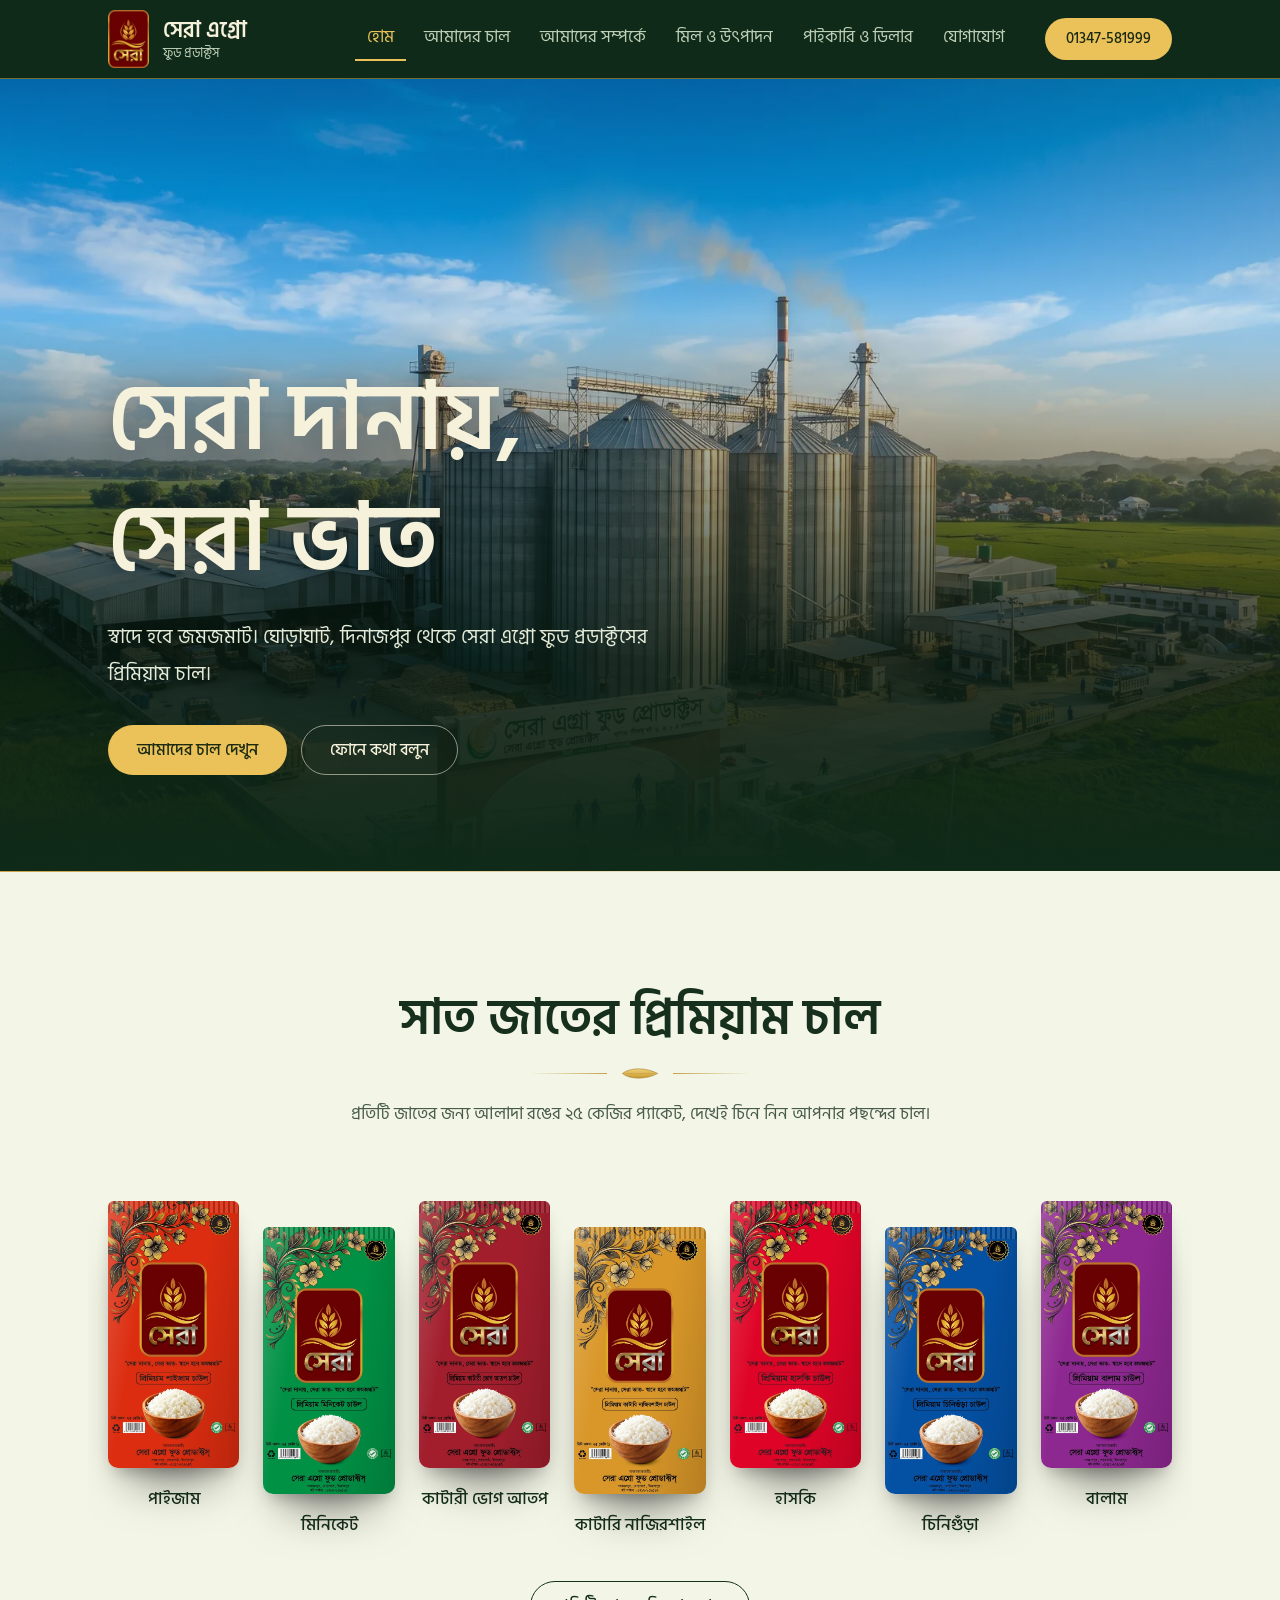
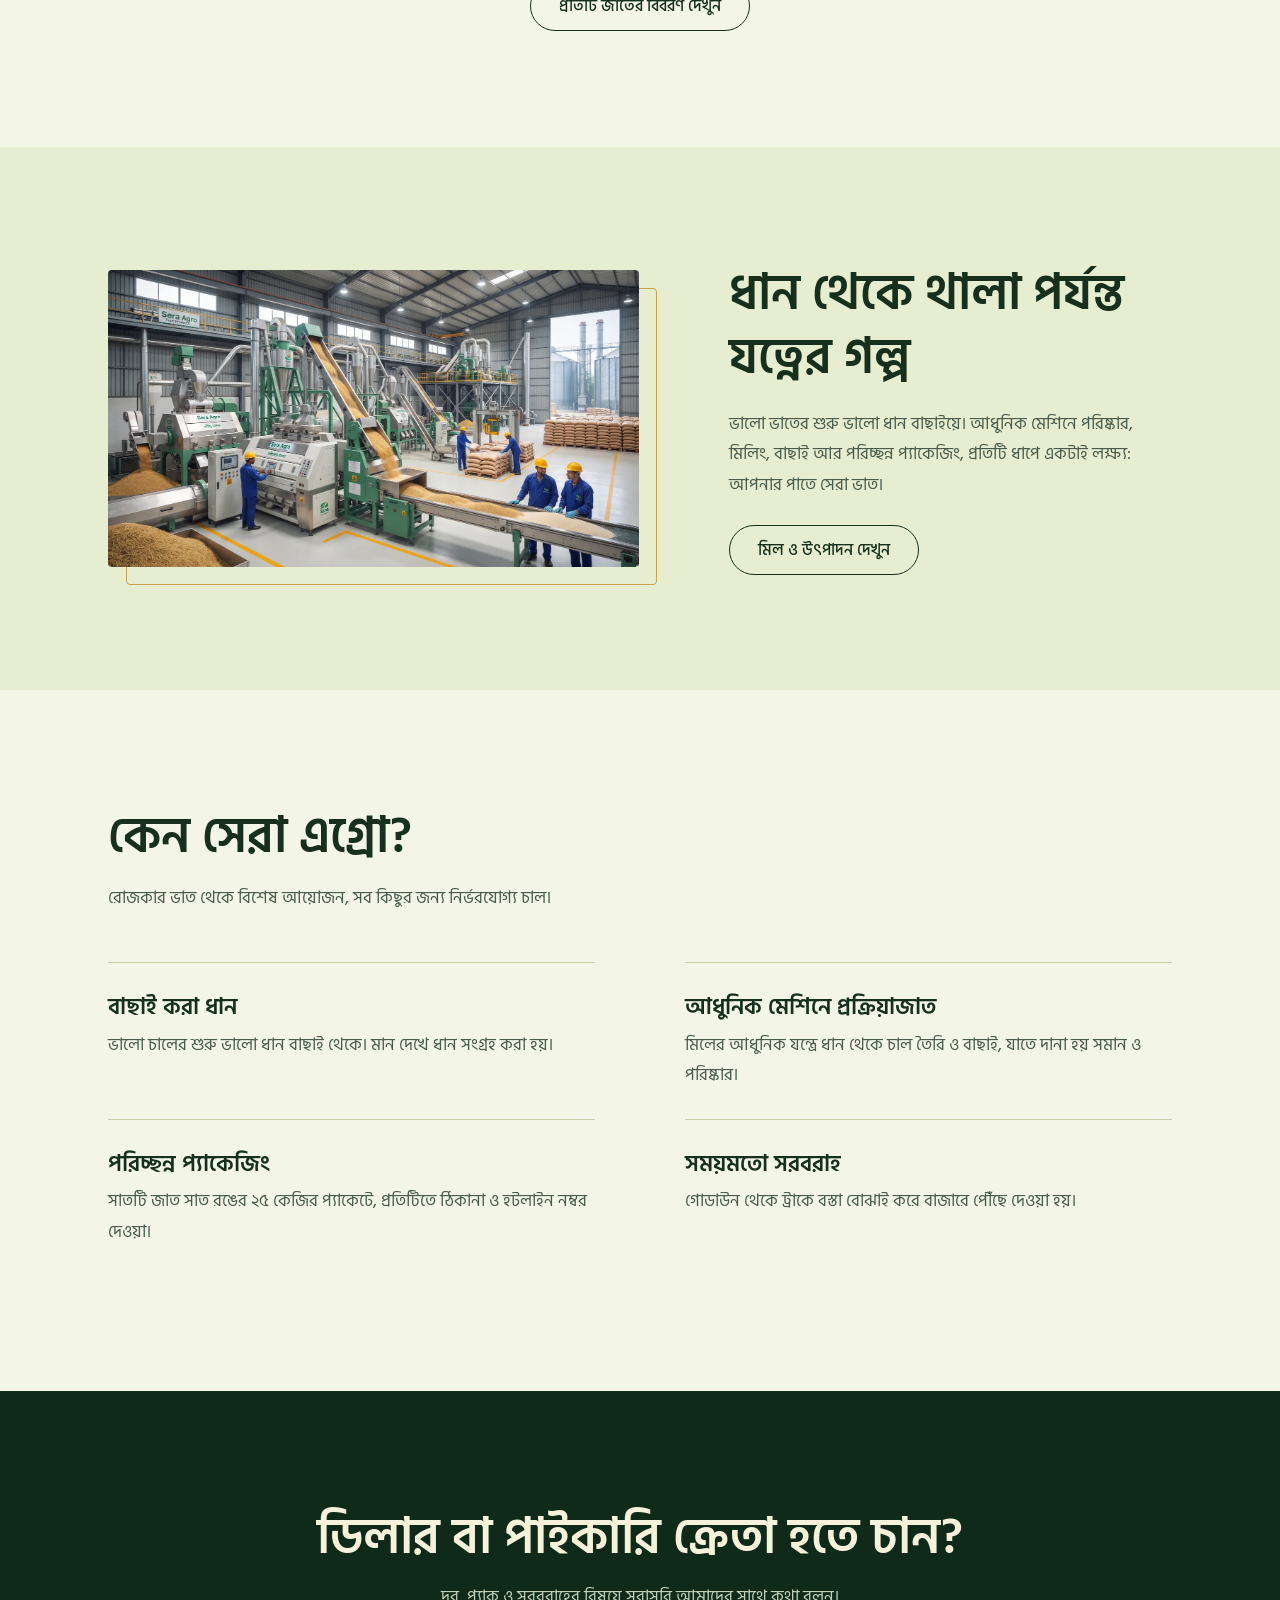
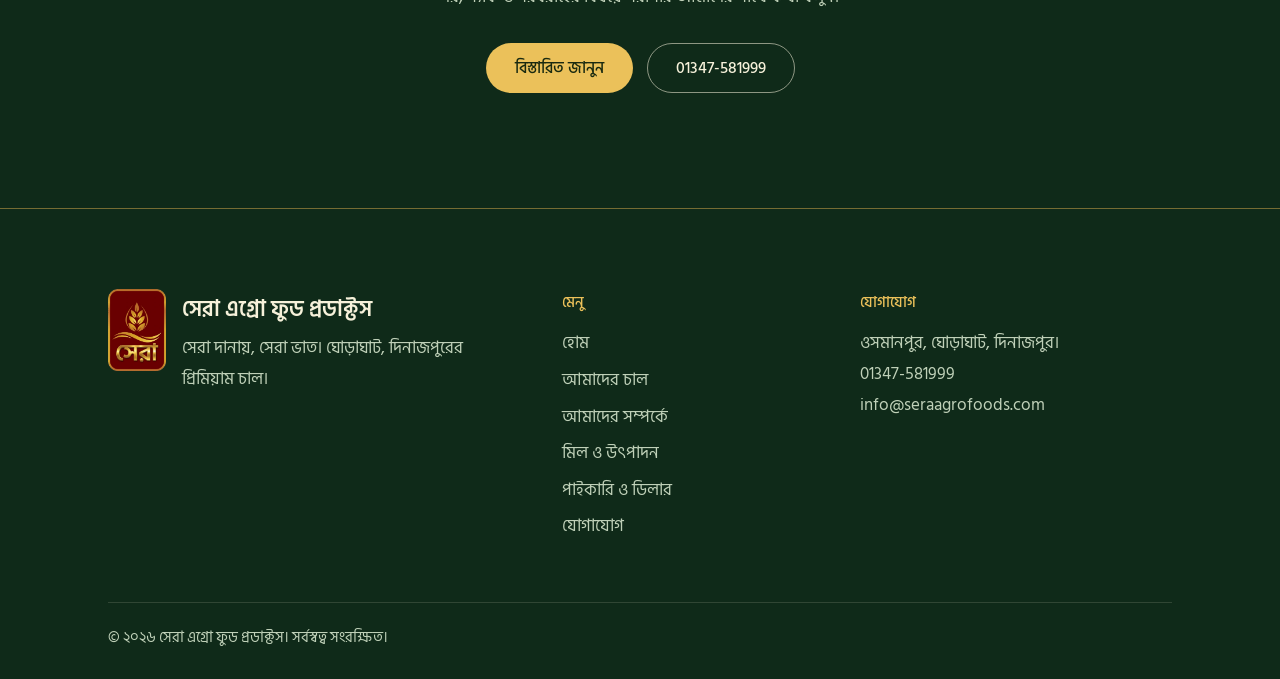
<file: index.html>
<!DOCTYPE html>
<html lang="bn">
<head>
<meta charset="utf-8">
<meta name="viewport" content="width=device-width, initial-scale=1, viewport-fit=cover">
<title>সেরা এগ্রো ফুড প্রডাক্টস | সেরা দানায়, সেরা ভাত</title>
<meta name="description" content="সেরা এগ্রো ফুড প্রডাক্টস, ঘোড়াঘাট, দিনাজপুর। সেরা দানায়, সেরা ভাত: সাত জাতের প্রিমিয়াম চাল, ২৫ কেজির প্যাকেটে।">
<meta name="theme-color" content="#0F2A19">
<meta name="site-version" content="flat-v2">
<meta property="og:type" content="website">
<meta property="og:title" content="সেরা এগ্রো ফুড প্রডাক্টস | সেরা দানায়, সেরা ভাত">
<meta property="og:description" content="সেরা এগ্রো ফুড প্রডাক্টস, ঘোড়াঘাট, দিনাজপুর। সেরা দানায়, সেরা ভাত: সাত জাতের প্রিমিয়াম চাল, ২৫ কেজির প্যাকেটে।">
<meta property="og:locale" content="bn_BD">
<link rel="icon" type="image/webp" href="logo.webp">
<link rel="preconnect" href="https://fonts.googleapis.com">
<link rel="preconnect" href="https://fonts.gstatic.com" crossorigin>
<link href="https://fonts.googleapis.com/css2?family=Hind+Siliguri:wght@400;500;600;700&display=swap" rel="stylesheet">
<link rel="stylesheet" href="style.css">
</head>
<body>

<svg width="0" height="0" style="position:absolute" aria-hidden="true" focusable="false">
  <defs>
    <linearGradient id="grainGrad" x1="0" y1="0" x2="0" y2="1">
      <stop offset="0" style="stop-color:var(--grain-a)"/>
      <stop offset="1" style="stop-color:var(--grain-b)"/>
    </linearGradient>
    <g id="grainShape">
      <path d="M3 20 C22 4 66 3 97 20 C66 37 22 36 3 20Z" fill="url(#grainGrad)" style="stroke:var(--grain-line)" stroke-width="1.2" stroke-linejoin="round"/>
      <path d="M12 20 H86" fill="none" style="stroke:var(--grain-line)" stroke-width=".9" stroke-linecap="round" opacity=".55"/>
    </g>
  </defs>
</svg>

<header class="site-head">
  <div class="wrap head-in">
    <a class="brand" href="index.html" aria-label="সেরা এগ্রো ফুড প্রডাক্টস, হোম">
      <img class="brand-logo" src="logo.webp" alt="" width="400" height="563">
      <span class="brand-name">সেরা এগ্রো<small>ফুড প্রডাক্টস</small></span>
    </a>
    <button class="menu-btn" id="menuBtn" type="button" aria-expanded="false" aria-controls="nav"><i aria-hidden="true"></i>মেনু</button>
    <nav class="nav" id="nav" aria-label="প্রধান মেনু">
      <ul>
        <li><a href="index.html" aria-current="page">হোম</a></li>
        <li><a href="products.html">আমাদের চাল</a></li>
        <li><a href="about.html">আমাদের সম্পর্কে</a></li>
        <li><a href="mill.html">মিল ও উৎপাদন</a></li>
        <li><a href="dealer.html">পাইকারি ও ডিলার</a></li>
        <li><a href="contact.html">যোগাযোগ</a></li>
      </ul>
      <a class="btn btn-gold btn-small" href="tel:+8801347581999">01347-581999</a>
    </nav>
  </div>
</header>

<main>

<section class="page">
  <div class="hero">
    <img class="hero-img" src="mill.webp" alt="সেরা এগ্রো ফুড প্রডাক্টসের মিল ও সাইলো, চারপাশে ধানের খেত" width="1800" height="1005">
    <div class="hero-shade"></div>
    <div class="wrap hero-copy">
      <h1>সেরা দানায়,<br>সেরা ভাত</h1>
      <p class="lead">স্বাদে হবে জমজমাট। ঘোড়াঘাট, দিনাজপুর থেকে সেরা এগ্রো ফুড প্রডাক্টসের প্রিমিয়াম চাল।</p>
      <div class="cta">
        <a class="btn btn-gold" href="products.html">আমাদের চাল দেখুন</a>
        <a class="btn btn-line" href="tel:+8801347581999">ফোনে কথা বলুন</a>
      </div>
    </div>
  </div>
  <hr class="hero-rule">

  <section class="section">
    <div class="wrap">
      <div class="center">
        <h2 class="h2">সাত জাতের প্রিমিয়াম চাল</h2>
        <div class="orn" aria-hidden="true"><span></span><svg viewBox="0 0 100 40"><use href="#grainShape"/></svg><span></span></div>
        <p class="intro" style="margin-top:18px">প্রতিটি জাতের জন্য আলাদা রঙের ২৫ কেজির প্যাকেট, দেখেই চিনে নিন আপনার পছন্দের চাল।</p>
      </div>
      <div class="lineup">
        <a class="sack" href="products.html"><span class="bag-wrap"><img class="bag" src="paijam.webp" loading="lazy" decoding="async" alt="সেরা প্রিমিয়াম পাইজাম চাউল, ২৫ কেজি" width="500" height="1016"></span><span class="cap">পাইজাম</span></a>
        <a class="sack" href="products.html"><span class="bag-wrap"><img class="bag" src="miniket.webp" loading="lazy" decoding="async" alt="সেরা প্রিমিয়াম মিনিকেট চাউল, ২৫ কেজি" width="500" height="1016"></span><span class="cap">মিনিকেট</span></a>
        <a class="sack" href="products.html"><span class="bag-wrap"><img class="bag" src="katari_vog.webp" loading="lazy" decoding="async" alt="সেরা প্রিমিয়াম কাটারী ভোগ আতপ চাউল, ২৫ কেজি" width="500" height="1016"></span><span class="cap">কাটারী ভোগ আতপ</span></a>
        <a class="sack" href="products.html"><span class="bag-wrap"><img class="bag" src="katari_najir.webp" loading="lazy" decoding="async" alt="সেরা প্রিমিয়াম কাটারি নাজিরশাইল চাউল, ২৫ কেজি" width="500" height="1016"></span><span class="cap">কাটারি নাজিরশাইল</span></a>
        <a class="sack" href="products.html"><span class="bag-wrap"><img class="bag" src="haski.webp" loading="lazy" decoding="async" alt="সেরা প্রিমিয়াম হাসকি চাউল, ২৫ কেজি" width="500" height="1016"></span><span class="cap">হাসকি</span></a>
        <a class="sack" href="products.html"><span class="bag-wrap"><img class="bag" src="chinigura.webp" loading="lazy" decoding="async" alt="সেরা প্রিমিয়াম চিনিগুঁড়া চাউল, ২৫ কেজি" width="500" height="1016"></span><span class="cap">চিনিগুঁড়া</span></a>
        <a class="sack" href="products.html"><span class="bag-wrap"><img class="bag" src="balam.webp" loading="lazy" decoding="async" alt="সেরা প্রিমিয়াম বালাম চাউল, ২৫ কেজি" width="500" height="1016"></span><span class="cap">বালাম</span></a>
      </div>
      <div class="lineup-cta"><a class="btn btn-ink" href="products.html">প্রতিটি জাতের বিবরণ দেখুন</a></div>
    </div>
  </section>

  <section class="section alt">
    <div class="wrap split">
      <div class="frame"><img src="production.webp" loading="lazy" decoding="async" alt="সেরা এগ্রো ফুড প্রডাক্টসের আধুনিক প্রক্রিয়াজাতকরণ লাইন" width="1400" height="781"></div>
      <div>
        <h2 class="h2">ধান থেকে থালা পর্যন্ত যত্নের গল্প</h2>
        <p>ভালো ভাতের শুরু ভালো ধান বাছাইয়ে। আধুনিক মেশিনে পরিষ্কার, মিলিং, বাছাই আর পরিচ্ছন্ন প্যাকেজিং, প্রতিটি ধাপে একটাই লক্ষ্য: আপনার পাতে সেরা ভাত।</p>
        <a class="btn btn-ink" href="mill.html">মিল ও উৎপাদন দেখুন</a>
      </div>
    </div>
  </section>

  <section class="section">
    <div class="wrap">
      <h2 class="h2">কেন সেরা এগ্রো?</h2>
      <p class="intro">রোজকার ভাত থেকে বিশেষ আয়োজন, সব কিছুর জন্য নির্ভরযোগ্য চাল।</p>
      <div class="why">
        <div class="why-item"><h3>বাছাই করা ধান</h3><p>ভালো চালের শুরু ভালো ধান বাছাই থেকে। মান দেখে ধান সংগ্রহ করা হয়।</p></div>
        <div class="why-item"><h3>আধুনিক মেশিনে প্রক্রিয়াজাত</h3><p>মিলের আধুনিক যন্ত্রে ধান থেকে চাল তৈরি ও বাছাই, যাতে দানা হয় সমান ও পরিষ্কার।</p></div>
        <div class="why-item"><h3>পরিচ্ছন্ন প্যাকেজিং</h3><p>সাতটি জাত সাত রঙের ২৫ কেজির প্যাকেটে, প্রতিটিতে ঠিকানা ও হটলাইন নম্বর দেওয়া।</p></div>
        <div class="why-item"><h3>সময়মতো সরবরাহ</h3><p>গোডাউন থেকে ট্রাকে বস্তা বোঝাই করে বাজারে পৌঁছে দেওয়া হয়।</p></div>
      </div>
    </div>
  </section>

  <section class="section band">
    <div class="wrap">
      <h2 class="h2">ডিলার বা পাইকারি ক্রেতা হতে চান?</h2>
      <p class="intro">দর, প্যাক ও সরবরাহের বিষয়ে সরাসরি আমাদের সাথে কথা বলুন।</p>
      <div class="cta">
        <a class="btn btn-gold" href="dealer.html">বিস্তারিত জানুন</a>
        <a class="btn btn-line" href="tel:+8801347581999">01347-581999</a>
      </div>
    </div>
  </section>
</section>

</main>

<footer class="site-foot">
  <div class="wrap">
    <div class="foot-grid">
      <div class="foot-brand">
        <img src="logo.webp" loading="lazy" decoding="async" alt="" width="400" height="563">
        <p><strong>সেরা এগ্রো ফুড প্রডাক্টস</strong>সেরা দানায়, সেরা ভাত। ঘোড়াঘাট, দিনাজপুরের প্রিমিয়াম চাল।</p>
      </div>
      <div>
        <h4>মেনু</h4>
        <ul>
          <li><a href="index.html">হোম</a></li>
          <li><a href="products.html">আমাদের চাল</a></li>
          <li><a href="about.html">আমাদের সম্পর্কে</a></li>
          <li><a href="mill.html">মিল ও উৎপাদন</a></li>
          <li><a href="dealer.html">পাইকারি ও ডিলার</a></li>
          <li><a href="contact.html">যোগাযোগ</a></li>
        </ul>
      </div>
      <div>
        <h4>যোগাযোগ</h4>
        <address>
          ওসমানপুর, ঘোড়াঘাট, দিনাজপুর।<br>
          <a href="tel:+8801347581999">01347-581999</a><br>
          <a href="mailto:info@seraagrofoods.com">info@seraagrofoods.com</a>
        </address>
      </div>
    </div>
    <div class="foot-note">© ২০২৬ সেরা এগ্রো ফুড প্রডাক্টস। সর্বস্বত্ব সংরক্ষিত।</div>
  </div>
</footer>

<script src="main.js"></script>
</body>
</html>
</file>
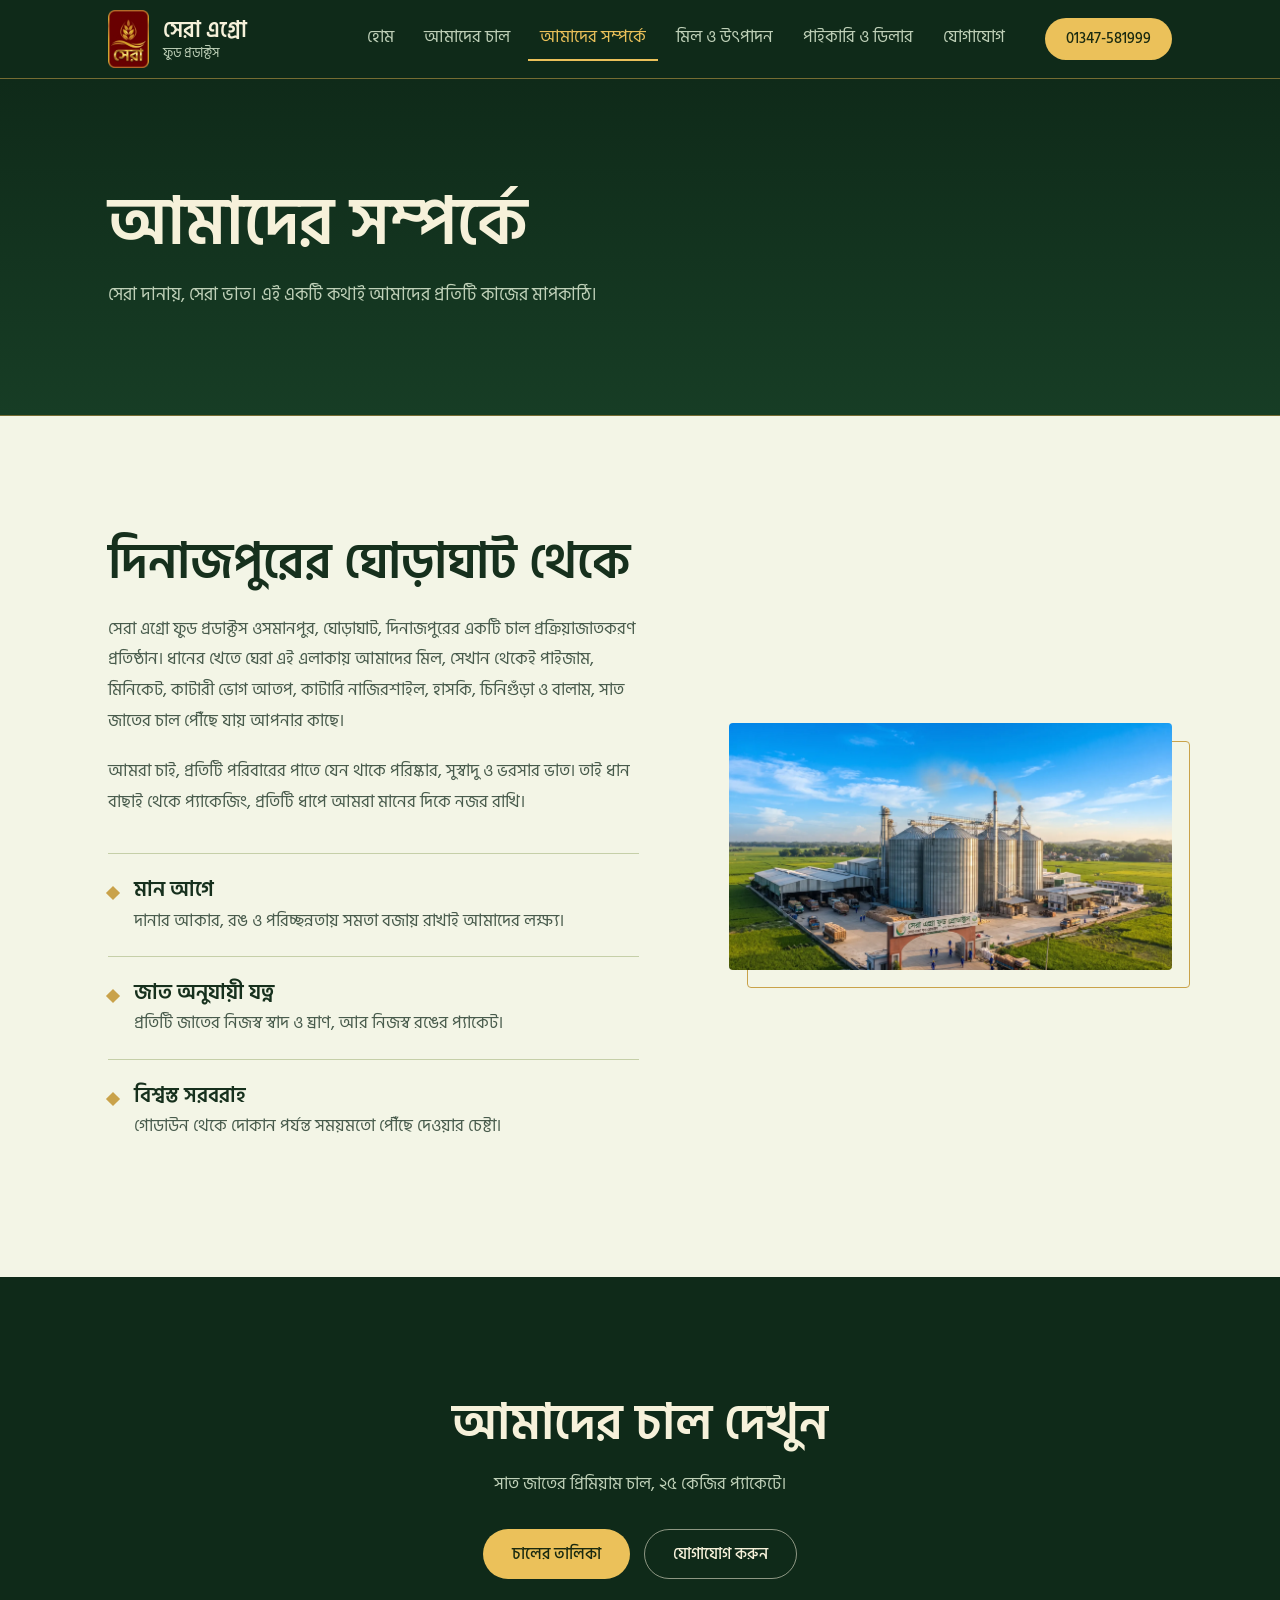
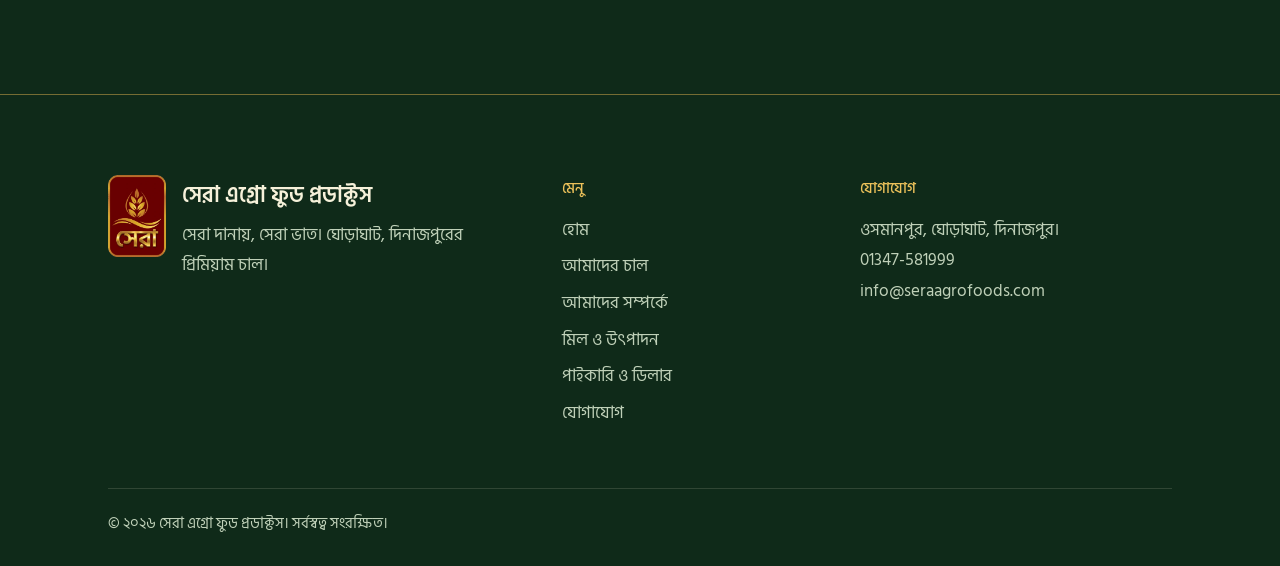
<file: about.html>
<!DOCTYPE html>
<html lang="bn">
<head>
<meta charset="utf-8">
<meta name="viewport" content="width=device-width, initial-scale=1, viewport-fit=cover">
<title>আমাদের সম্পর্কে | সেরা এগ্রো ফুড প্রডাক্টস</title>
<meta name="description" content="ওসমানপুর, ঘোড়াঘাট, দিনাজপুরের চাল প্রক্রিয়াজাতকরণ প্রতিষ্ঠান সেরা এগ্রো ফুড প্রডাক্টস সম্পর্কে জানুন।">
<meta name="theme-color" content="#0F2A19">
<meta name="site-version" content="flat-v2">
<meta property="og:type" content="website">
<meta property="og:title" content="আমাদের সম্পর্কে | সেরা এগ্রো ফুড প্রডাক্টস">
<meta property="og:description" content="ওসমানপুর, ঘোড়াঘাট, দিনাজপুরের চাল প্রক্রিয়াজাতকরণ প্রতিষ্ঠান সেরা এগ্রো ফুড প্রডাক্টস সম্পর্কে জানুন।">
<meta property="og:locale" content="bn_BD">
<link rel="icon" type="image/webp" href="logo.webp">
<link rel="preconnect" href="https://fonts.googleapis.com">
<link rel="preconnect" href="https://fonts.gstatic.com" crossorigin>
<link href="https://fonts.googleapis.com/css2?family=Hind+Siliguri:wght@400;500;600;700&display=swap" rel="stylesheet">
<link rel="stylesheet" href="style.css">
</head>
<body>

<svg width="0" height="0" style="position:absolute" aria-hidden="true" focusable="false">
  <defs>
    <linearGradient id="grainGrad" x1="0" y1="0" x2="0" y2="1">
      <stop offset="0" style="stop-color:var(--grain-a)"/>
      <stop offset="1" style="stop-color:var(--grain-b)"/>
    </linearGradient>
    <g id="grainShape">
      <path d="M3 20 C22 4 66 3 97 20 C66 37 22 36 3 20Z" fill="url(#grainGrad)" style="stroke:var(--grain-line)" stroke-width="1.2" stroke-linejoin="round"/>
      <path d="M12 20 H86" fill="none" style="stroke:var(--grain-line)" stroke-width=".9" stroke-linecap="round" opacity=".55"/>
    </g>
  </defs>
</svg>

<header class="site-head">
  <div class="wrap head-in">
    <a class="brand" href="index.html" aria-label="সেরা এগ্রো ফুড প্রডাক্টস, হোম">
      <img class="brand-logo" src="logo.webp" alt="" width="400" height="563">
      <span class="brand-name">সেরা এগ্রো<small>ফুড প্রডাক্টস</small></span>
    </a>
    <button class="menu-btn" id="menuBtn" type="button" aria-expanded="false" aria-controls="nav"><i aria-hidden="true"></i>মেনু</button>
    <nav class="nav" id="nav" aria-label="প্রধান মেনু">
      <ul>
        <li><a href="index.html">হোম</a></li>
        <li><a href="products.html">আমাদের চাল</a></li>
        <li><a href="about.html" aria-current="page">আমাদের সম্পর্কে</a></li>
        <li><a href="mill.html">মিল ও উৎপাদন</a></li>
        <li><a href="dealer.html">পাইকারি ও ডিলার</a></li>
        <li><a href="contact.html">যোগাযোগ</a></li>
      </ul>
      <a class="btn btn-gold btn-small" href="tel:+8801347581999">01347-581999</a>
    </nav>
  </div>
</header>

<main>

<section class="page">
  <div class="page-head">
    <div class="wrap">
      <h1>আমাদের সম্পর্কে</h1>
      <p>সেরা দানায়, সেরা ভাত। এই একটি কথাই আমাদের প্রতিটি কাজের মাপকাঠি।</p>
    </div>
  </div>
  <section class="section">
    <div class="wrap split">
      <div>
        <div class="prose">
          <h2 class="h2">দিনাজপুরের ঘোড়াঘাট থেকে</h2>
          <p>সেরা এগ্রো ফুড প্রডাক্টস ওসমানপুর, ঘোড়াঘাট, দিনাজপুরের একটি চাল প্রক্রিয়াজাতকরণ প্রতিষ্ঠান। ধানের খেতে ঘেরা এই এলাকায় আমাদের মিল, সেখান থেকেই পাইজাম, মিনিকেট, কাটারী ভোগ আতপ, কাটারি নাজিরশাইল, হাসকি, চিনিগুঁড়া ও বালাম, সাত জাতের চাল পৌঁছে যায় আপনার কাছে।</p>
          <p>আমরা চাই, প্রতিটি পরিবারের পাতে যেন থাকে পরিষ্কার, সুস্বাদু ও ভরসার ভাত। তাই ধান বাছাই থেকে প্যাকেজিং, প্রতিটি ধাপে আমরা মানের দিকে নজর রাখি।</p>
        </div>
        <ul class="values">
          <li><b>মান আগে</b><span>দানার আকার, রঙ ও পরিচ্ছন্নতায় সমতা বজায় রাখাই আমাদের লক্ষ্য।</span></li>
          <li><b>জাত অনুযায়ী যত্ন</b><span>প্রতিটি জাতের নিজস্ব স্বাদ ও ঘ্রাণ, আর নিজস্ব রঙের প্যাকেট।</span></li>
          <li><b>বিশ্বস্ত সরবরাহ</b><span>গোডাউন থেকে দোকান পর্যন্ত সময়মতো পৌঁছে দেওয়ার চেষ্টা।</span></li>
        </ul>
      </div>
      <div class="frame"><img src="mill.webp" loading="lazy" decoding="async" alt="আকাশ থেকে সেরা এগ্রো ফুড প্রডাক্টসের মিল প্রাঙ্গণ" width="1800" height="1005"></div>
    </div>
  </section>
  <section class="section band">
    <div class="wrap">
      <h2 class="h2">আমাদের চাল দেখুন</h2>
      <p class="intro">সাত জাতের প্রিমিয়াম চাল, ২৫ কেজির প্যাকেটে।</p>
      <div class="cta"><a class="btn btn-gold" href="products.html">চালের তালিকা</a><a class="btn btn-line" href="contact.html">যোগাযোগ করুন</a></div>
    </div>
  </section>
</section>

</main>

<footer class="site-foot">
  <div class="wrap">
    <div class="foot-grid">
      <div class="foot-brand">
        <img src="logo.webp" loading="lazy" decoding="async" alt="" width="400" height="563">
        <p><strong>সেরা এগ্রো ফুড প্রডাক্টস</strong>সেরা দানায়, সেরা ভাত। ঘোড়াঘাট, দিনাজপুরের প্রিমিয়াম চাল।</p>
      </div>
      <div>
        <h4>মেনু</h4>
        <ul>
          <li><a href="index.html">হোম</a></li>
          <li><a href="products.html">আমাদের চাল</a></li>
          <li><a href="about.html">আমাদের সম্পর্কে</a></li>
          <li><a href="mill.html">মিল ও উৎপাদন</a></li>
          <li><a href="dealer.html">পাইকারি ও ডিলার</a></li>
          <li><a href="contact.html">যোগাযোগ</a></li>
        </ul>
      </div>
      <div>
        <h4>যোগাযোগ</h4>
        <address>
ওসমানপুর, ঘোড়াঘাট, দিনাজপুর।<br>
<a href="tel:+8801347581999">01347-581999</a>
<br>
<a href="mailto:info@seraagrofoods.com">info@seraagrofoods.com</a>
</address>
      </div>
    </div>
    <div class="foot-note">© ২০২৬ সেরা এগ্রো ফুড প্রডাক্টস। সর্বস্বত্ব সংরক্ষিত।</div>
  </div>
</footer>

<script src="main.js"></script>
</body>
</html>
</file>
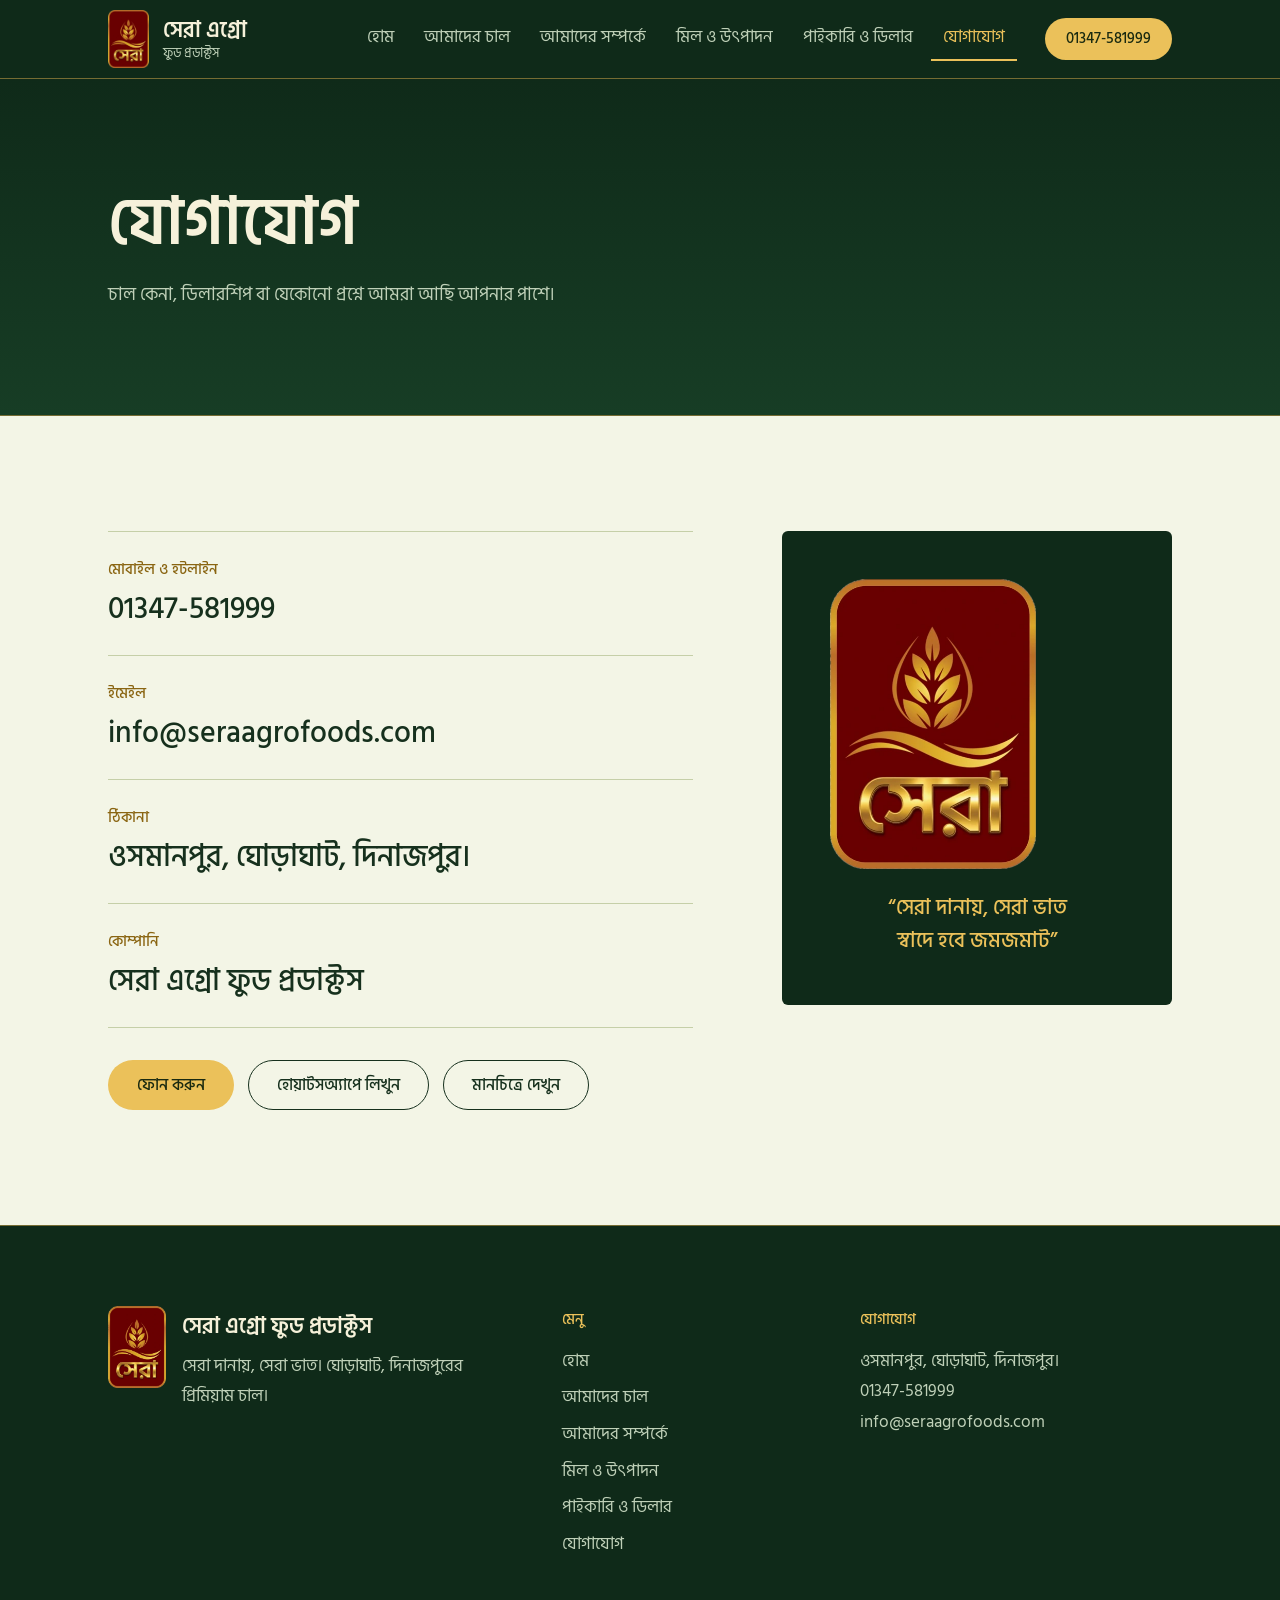
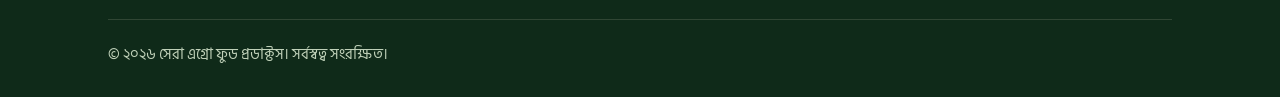
<file: contact.html>
<!DOCTYPE html>
<html lang="bn">
<head>
<meta charset="utf-8">
<meta name="viewport" content="width=device-width, initial-scale=1, viewport-fit=cover">
<title>যোগাযোগ | সেরা এগ্রো ফুড প্রডাক্টস</title>
<meta name="description" content="সেরা এগ্রো ফুড প্রডাক্টস, ওসমানপুর, ঘোড়াঘাট, দিনাজপুর। মোবাইল: 01347-581999। ইমেইল: info@seraagrofoods.com।">
<meta name="theme-color" content="#0F2A19">
<meta name="site-version" content="flat-v2">
<meta property="og:type" content="website">
<meta property="og:title" content="যোগাযোগ | সেরা এগ্রো ফুড প্রডাক্টস">
<meta property="og:description" content="সেরা এগ্রো ফুড প্রডাক্টস, ওসমানপুর, ঘোড়াঘাট, দিনাজপুর। মোবাইল: 01347-581999। ইমেইল: info@seraagrofoods.com।">
<meta property="og:locale" content="bn_BD">
<link rel="icon" type="image/webp" href="logo.webp">
<link rel="preconnect" href="https://fonts.googleapis.com">
<link rel="preconnect" href="https://fonts.gstatic.com" crossorigin>
<link href="https://fonts.googleapis.com/css2?family=Hind+Siliguri:wght@400;500;600;700&display=swap" rel="stylesheet">
<link rel="stylesheet" href="style.css">
</head>
<body>

<svg width="0" height="0" style="position:absolute" aria-hidden="true" focusable="false">
  <defs>
    <linearGradient id="grainGrad" x1="0" y1="0" x2="0" y2="1">
      <stop offset="0" style="stop-color:var(--grain-a)"/>
      <stop offset="1" style="stop-color:var(--grain-b)"/>
    </linearGradient>
    <g id="grainShape">
      <path d="M3 20 C22 4 66 3 97 20 C66 37 22 36 3 20Z" fill="url(#grainGrad)" style="stroke:var(--grain-line)" stroke-width="1.2" stroke-linejoin="round"/>
      <path d="M12 20 H86" fill="none" style="stroke:var(--grain-line)" stroke-width=".9" stroke-linecap="round" opacity=".55"/>
    </g>
  </defs>
</svg>

<header class="site-head">
  <div class="wrap head-in">
    <a class="brand" href="index.html" aria-label="সেরা এগ্রো ফুড প্রডাক্টস, হোম">
      <img class="brand-logo" src="logo.webp" alt="" width="400" height="563">
      <span class="brand-name">সেরা এগ্রো<small>ফুড প্রডাক্টস</small></span>
    </a>
    <button class="menu-btn" id="menuBtn" type="button" aria-expanded="false" aria-controls="nav"><i aria-hidden="true"></i>মেনু</button>
    <nav class="nav" id="nav" aria-label="প্রধান মেনু">
      <ul>
        <li><a href="index.html">হোম</a></li>
        <li><a href="products.html">আমাদের চাল</a></li>
        <li><a href="about.html">আমাদের সম্পর্কে</a></li>
        <li><a href="mill.html">মিল ও উৎপাদন</a></li>
        <li><a href="dealer.html">পাইকারি ও ডিলার</a></li>
        <li><a href="contact.html" aria-current="page">যোগাযোগ</a></li>
      </ul>
      <a class="btn btn-gold btn-small" href="tel:+8801347581999">01347-581999</a>
    </nav>
  </div>
</header>

<main>

<section class="page">
  <div class="page-head">
    <div class="wrap">
      <h1>যোগাযোগ</h1>
      <p>চাল কেনা, ডিলারশিপ বা যেকোনো প্রশ্নে আমরা আছি আপনার পাশে।</p>
    </div>
  </div>
  <section class="section">
    <div class="wrap contact-grid">
      <div>
        <dl class="details">
          <div><dt>মোবাইল ও হটলাইন</dt><dd><a href="tel:+8801347581999">01347-581999</a></dd></div>
          <div><dt>ইমেইল</dt><dd><a href="mailto:info@seraagrofoods.com">info@seraagrofoods.com</a></dd></div>
          <div><dt>ঠিকানা</dt><dd>ওসমানপুর, ঘোড়াঘাট, দিনাজপুর।</dd></div>
          <div><dt>কোম্পানি</dt><dd>সেরা এগ্রো ফুড প্রডাক্টস</dd></div>
        </dl>
        <div class="cta contact-cta">
          <a class="btn btn-gold" href="tel:+8801347581999">ফোন করুন</a>
          <a class="btn btn-ink" href="https://wa.me/8801347581999">হোয়াটসঅ্যাপে লিখুন</a>
          <a class="btn btn-ink" href="https://www.google.com/maps/search/?api=1&amp;query=Osmanpur+Ghoraghat+Dinajpur">মানচিত্রে দেখুন</a>
        </div>
      </div>
      <div class="logo-card">
        <div>
          <img src="logo.webp" loading="lazy" decoding="async" alt="সেরা এগ্রো ফুড প্রডাক্টসের লোগো" width="400" height="563">
          <p>“সেরা দানায়, সেরা ভাত<br>স্বাদে হবে জমজমাট”</p>
        </div>
      </div>
    </div>
  </section>
</section>

</main>

<footer class="site-foot">
  <div class="wrap">
    <div class="foot-grid">
      <div class="foot-brand">
        <img src="logo.webp" loading="lazy" decoding="async" alt="" width="400" height="563">
        <p><strong>সেরা এগ্রো ফুড প্রডাক্টস</strong>সেরা দানায়, সেরা ভাত। ঘোড়াঘাট, দিনাজপুরের প্রিমিয়াম চাল।</p>
      </div>
      <div>
        <h4>মেনু</h4>
        <ul>
          <li><a href="index.html">হোম</a></li>
          <li><a href="products.html">আমাদের চাল</a></li>
          <li><a href="about.html">আমাদের সম্পর্কে</a></li>
          <li><a href="mill.html">মিল ও উৎপাদন</a></li>
          <li><a href="dealer.html">পাইকারি ও ডিলার</a></li>
          <li><a href="contact.html">যোগাযোগ</a></li>
        </ul>
      </div>
      <div>
        <h4>যোগাযোগ</h4>
        <address>
          ওসমানপুর, ঘোড়াঘাট, দিনাজপুর।<br>
          <a href="tel:+8801347581999">01347-581999</a><br>
          <a href="mailto:info@seraagrofoods.com">info@seraagrofoods.com</a>
        </address>
      </div>
    </div>
    <div class="foot-note">© ২০২৬ সেরা এগ্রো ফুড প্রডাক্টস। সর্বস্বত্ব সংরক্ষিত।</div>
  </div>
</footer>

<script src="main.js"></script>
</body>
</html>
</file>
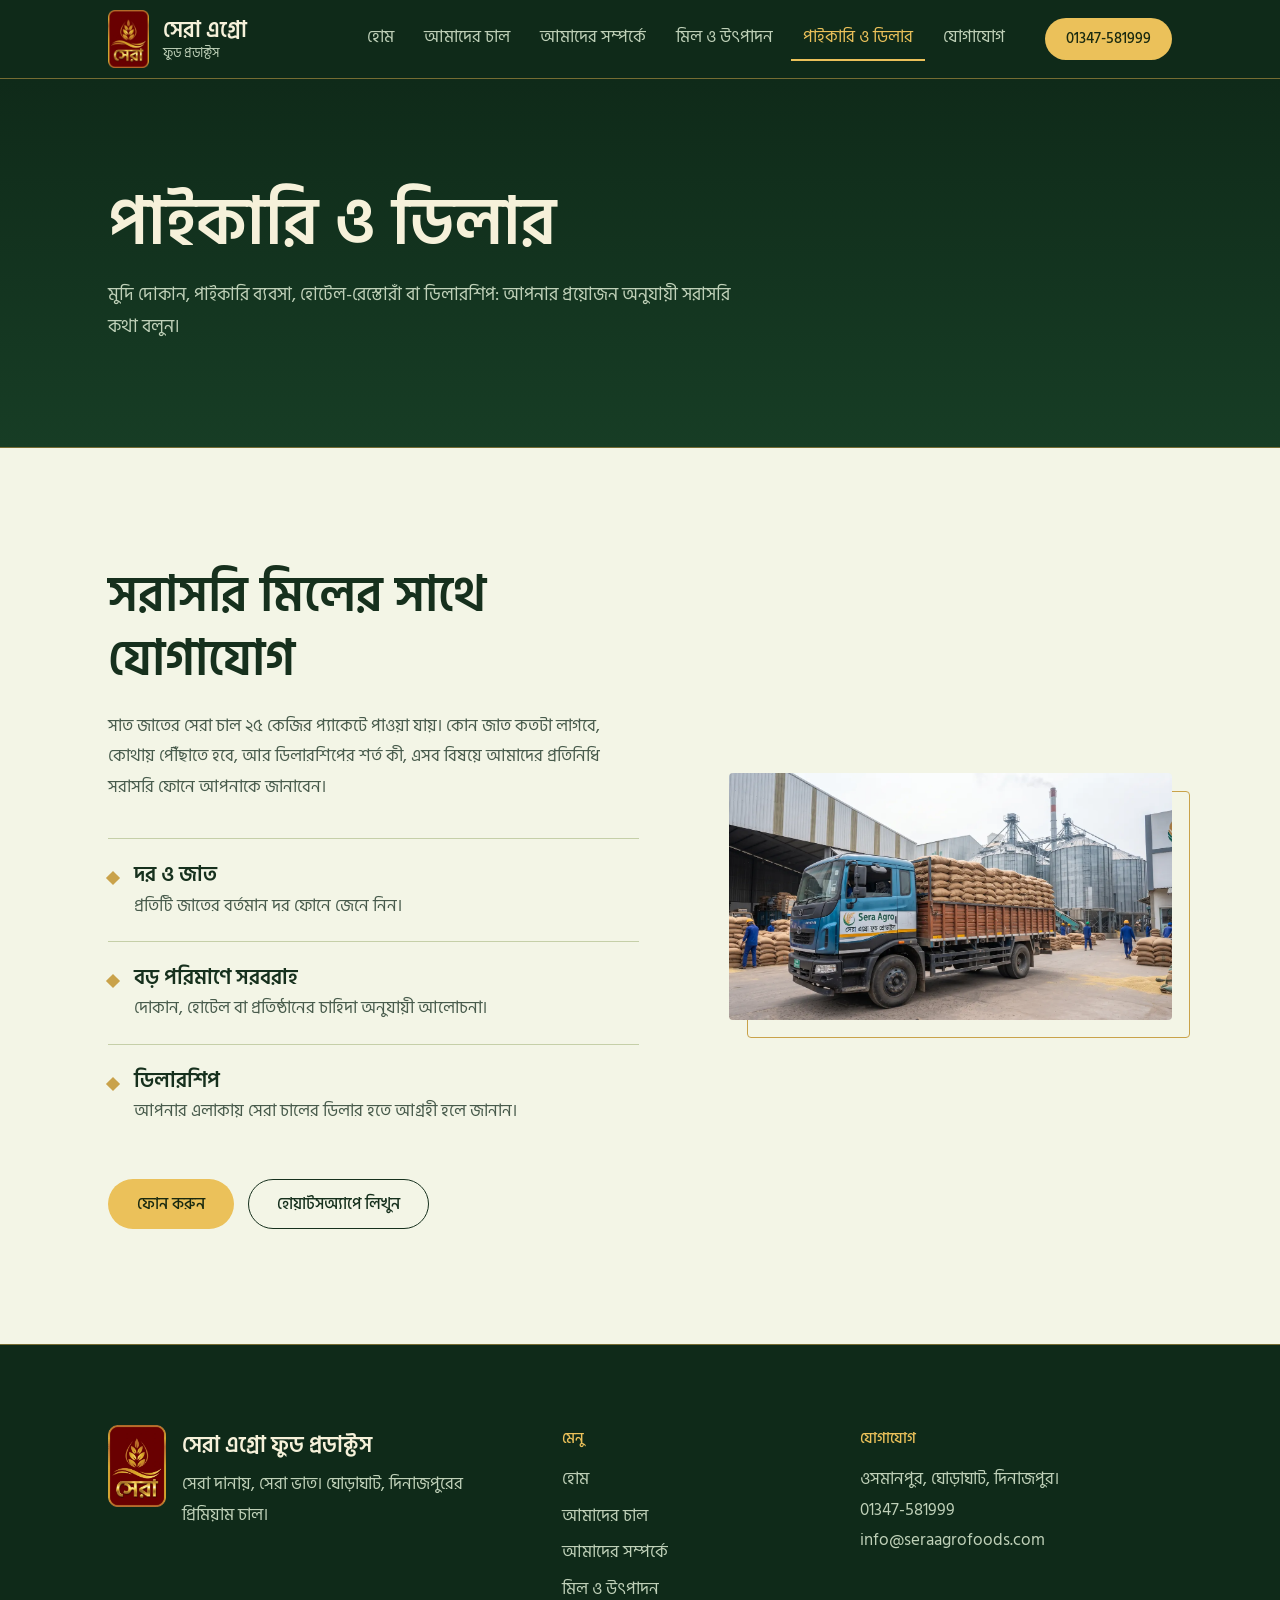
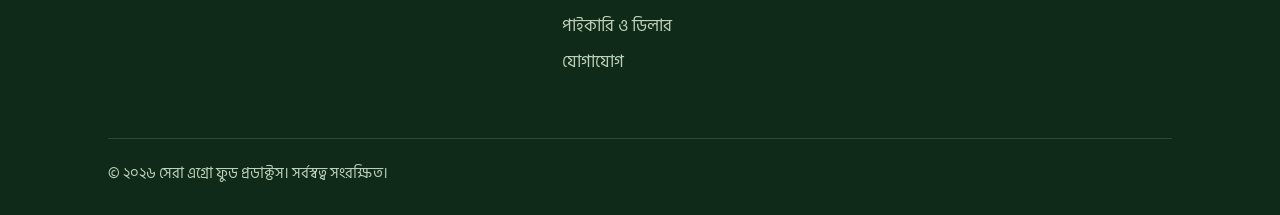
<file: dealer.html>
<!DOCTYPE html>
<html lang="bn">
<head>
<meta charset="utf-8">
<meta name="viewport" content="width=device-width, initial-scale=1, viewport-fit=cover">
<title>পাইকারি ও ডিলার | সেরা এগ্রো ফুড প্রডাক্টস</title>
<meta name="description" content="সেরা এগ্রো ফুড প্রডাক্টসের চালের পাইকারি সরবরাহ ও ডিলারশিপের জন্য যোগাযোগ করুন।">
<meta name="theme-color" content="#0F2A19">
<meta name="site-version" content="flat-v2">
<meta property="og:type" content="website">
<meta property="og:title" content="পাইকারি ও ডিলার | সেরা এগ্রো ফুড প্রডাক্টস">
<meta property="og:description" content="সেরা এগ্রো ফুড প্রডাক্টসের চালের পাইকারি সরবরাহ ও ডিলারশিপের জন্য যোগাযোগ করুন।">
<meta property="og:locale" content="bn_BD">
<link rel="icon" type="image/webp" href="logo.webp">
<link rel="preconnect" href="https://fonts.googleapis.com">
<link rel="preconnect" href="https://fonts.gstatic.com" crossorigin>
<link href="https://fonts.googleapis.com/css2?family=Hind+Siliguri:wght@400;500;600;700&display=swap" rel="stylesheet">
<link rel="stylesheet" href="style.css">
</head>
<body>

<svg width="0" height="0" style="position:absolute" aria-hidden="true" focusable="false">
  <defs>
    <linearGradient id="grainGrad" x1="0" y1="0" x2="0" y2="1">
      <stop offset="0" style="stop-color:var(--grain-a)"/>
      <stop offset="1" style="stop-color:var(--grain-b)"/>
    </linearGradient>
    <g id="grainShape">
      <path d="M3 20 C22 4 66 3 97 20 C66 37 22 36 3 20Z" fill="url(#grainGrad)" style="stroke:var(--grain-line)" stroke-width="1.2" stroke-linejoin="round"/>
      <path d="M12 20 H86" fill="none" style="stroke:var(--grain-line)" stroke-width=".9" stroke-linecap="round" opacity=".55"/>
    </g>
  </defs>
</svg>

<header class="site-head">
  <div class="wrap head-in">
    <a class="brand" href="index.html" aria-label="সেরা এগ্রো ফুড প্রডাক্টস, হোম">
      <img class="brand-logo" src="logo.webp" alt="" width="400" height="563">
      <span class="brand-name">সেরা এগ্রো<small>ফুড প্রডাক্টস</small></span>
    </a>
    <button class="menu-btn" id="menuBtn" type="button" aria-expanded="false" aria-controls="nav"><i aria-hidden="true"></i>মেনু</button>
    <nav class="nav" id="nav" aria-label="প্রধান মেনু">
      <ul>
        <li><a href="index.html">হোম</a></li>
        <li><a href="products.html">আমাদের চাল</a></li>
        <li><a href="about.html">আমাদের সম্পর্কে</a></li>
        <li><a href="mill.html">মিল ও উৎপাদন</a></li>
        <li><a href="dealer.html" aria-current="page">পাইকারি ও ডিলার</a></li>
        <li><a href="contact.html">যোগাযোগ</a></li>
      </ul>
      <a class="btn btn-gold btn-small" href="tel:+8801347581999">01347-581999</a>
    </nav>
  </div>
</header>

<main>

<section class="page">
  <div class="page-head">
    <div class="wrap">
      <h1>পাইকারি ও ডিলার</h1>
      <p>মুদি দোকান, পাইকারি ব্যবসা, হোটেল-রেস্তোরাঁ বা ডিলারশিপ: আপনার প্রয়োজন অনুযায়ী সরাসরি কথা বলুন।</p>
    </div>
  </div>
  <section class="section">
    <div class="wrap split">
      <div>
        <h2 class="h2">সরাসরি মিলের সাথে যোগাযোগ</h2>
        <div class="prose">
          <p>সাত জাতের সেরা চাল ২৫ কেজির প্যাকেটে পাওয়া যায়। কোন জাত কতটা লাগবে, কোথায় পৌঁছাতে হবে, আর ডিলারশিপের শর্ত কী, এসব বিষয়ে আমাদের প্রতিনিধি সরাসরি ফোনে আপনাকে জানাবেন।</p>
        </div>
        <ul class="values">
          <li><b>দর ও জাত</b><span>প্রতিটি জাতের বর্তমান দর ফোনে জেনে নিন।</span></li>
          <li><b>বড় পরিমাণে সরবরাহ</b><span>দোকান, হোটেল বা প্রতিষ্ঠানের চাহিদা অনুযায়ী আলোচনা।</span></li>
          <li><b>ডিলারশিপ</b><span>আপনার এলাকায় সেরা চালের ডিলার হতে আগ্রহী হলে জানান।</span></li>
        </ul>
        <div class="cta contact-cta">
          <a class="btn btn-gold" href="tel:+8801347581999">ফোন করুন</a>
          <a class="btn btn-ink" href="https://wa.me/8801347581999">হোয়াটসঅ্যাপে লিখুন</a>
        </div>
      </div>
      <div class="frame"><img src="godown.webp" loading="lazy" decoding="async" alt="সেরা এগ্রো ফুড প্রডাক্টসের গোডাউনে চালের বস্তা বোঝাই ট্রাক" width="1400" height="781"></div>
    </div>
  </section>
</section>

</main>

<footer class="site-foot">
  <div class="wrap">
    <div class="foot-grid">
      <div class="foot-brand">
        <img src="logo.webp" loading="lazy" decoding="async" alt="" width="400" height="563">
        <p><strong>সেরা এগ্রো ফুড প্রডাক্টস</strong>সেরা দানায়, সেরা ভাত। ঘোড়াঘাট, দিনাজপুরের প্রিমিয়াম চাল।</p>
      </div>
      <div>
        <h4>মেনু</h4>
        <ul>
          <li><a href="index.html">হোম</a></li>
          <li><a href="products.html">আমাদের চাল</a></li>
          <li><a href="about.html">আমাদের সম্পর্কে</a></li>
          <li><a href="mill.html">মিল ও উৎপাদন</a></li>
          <li><a href="dealer.html">পাইকারি ও ডিলার</a></li>
          <li><a href="contact.html">যোগাযোগ</a></li>
        </ul>
      </div>
      <div>
        <h4>যোগাযোগ</h4>
        <address>
ওসমানপুর, ঘোড়াঘাট, দিনাজপুর।<br>
<a href="tel:+8801347581999">01347-581999</a>
<br>
<a href="mailto:info@seraagrofoods.com">info@seraagrofoods.com</a>
</address>
      </div>
    </div>
    <div class="foot-note">© ২০২৬ সেরা এগ্রো ফুড প্রডাক্টস। সর্বস্বত্ব সংরক্ষিত।</div>
  </div>
</footer>

<script src="main.js"></script>
</body>
</html>
</file>
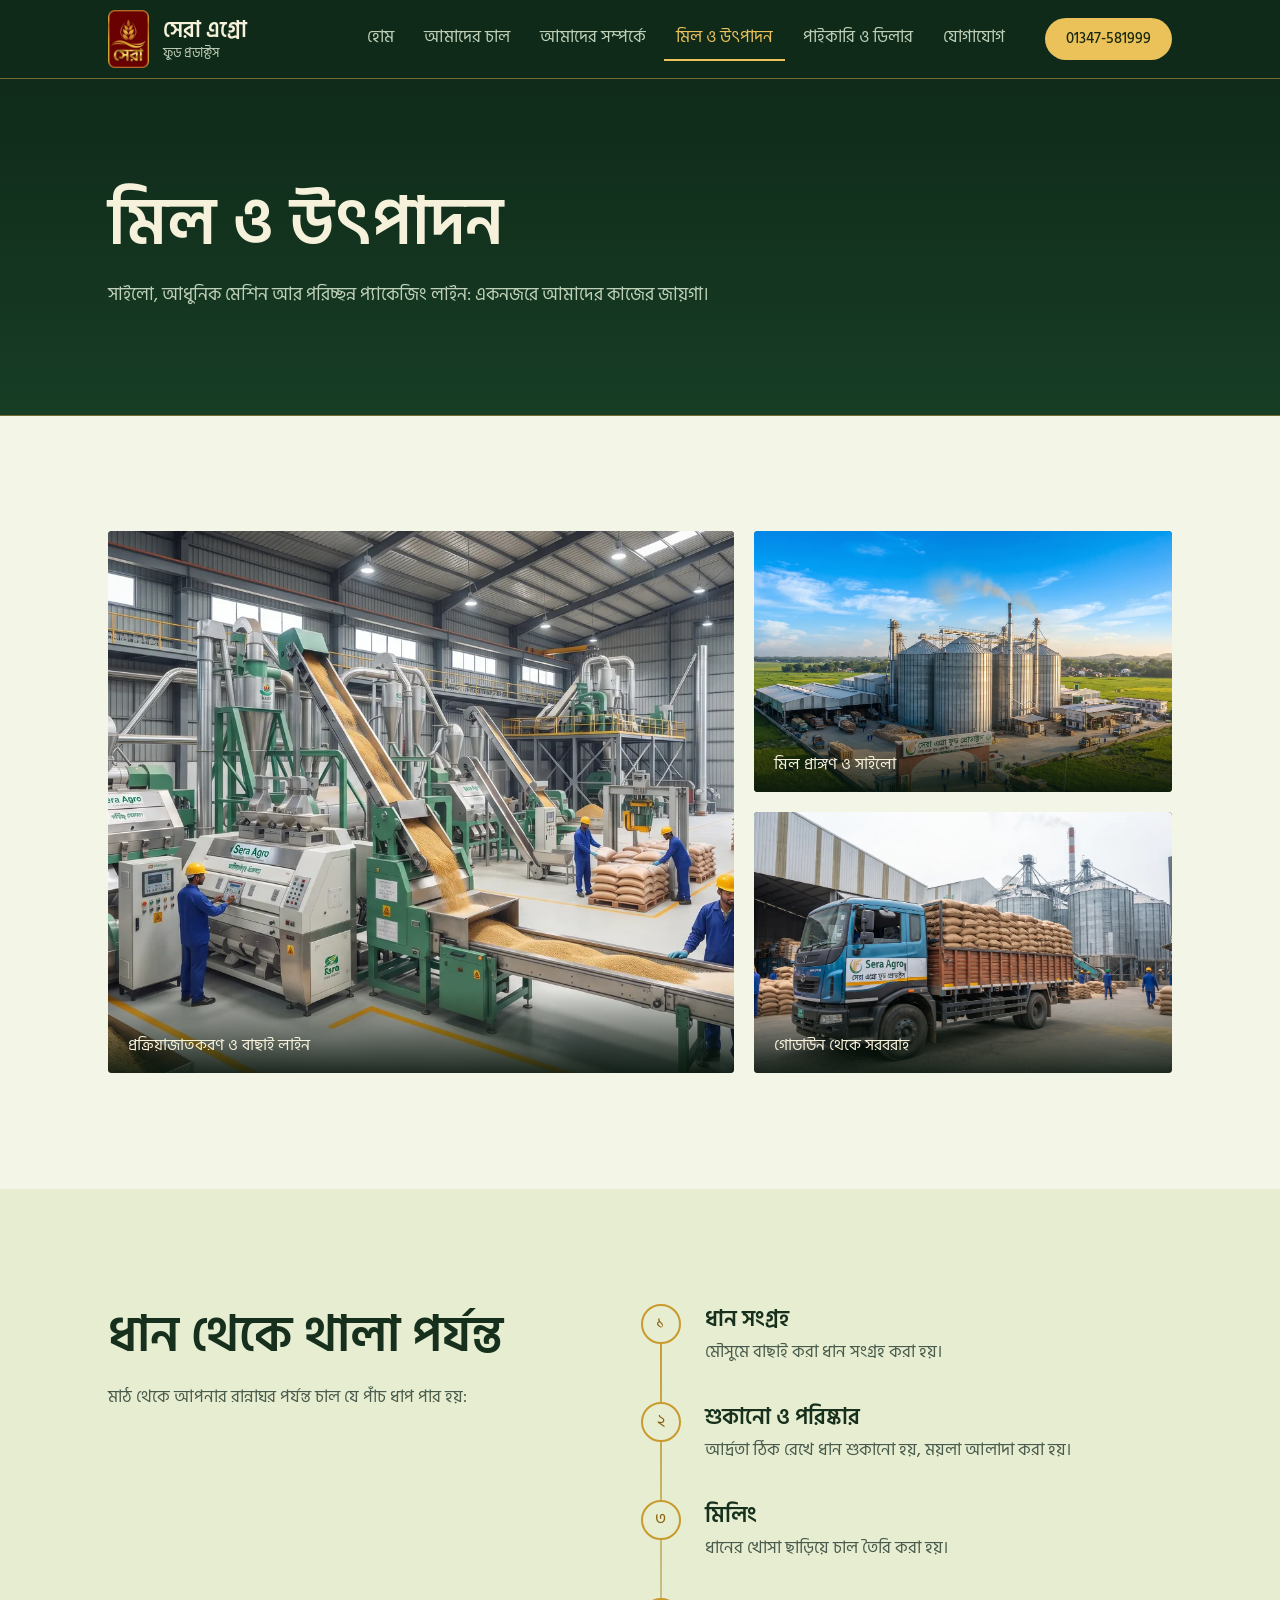
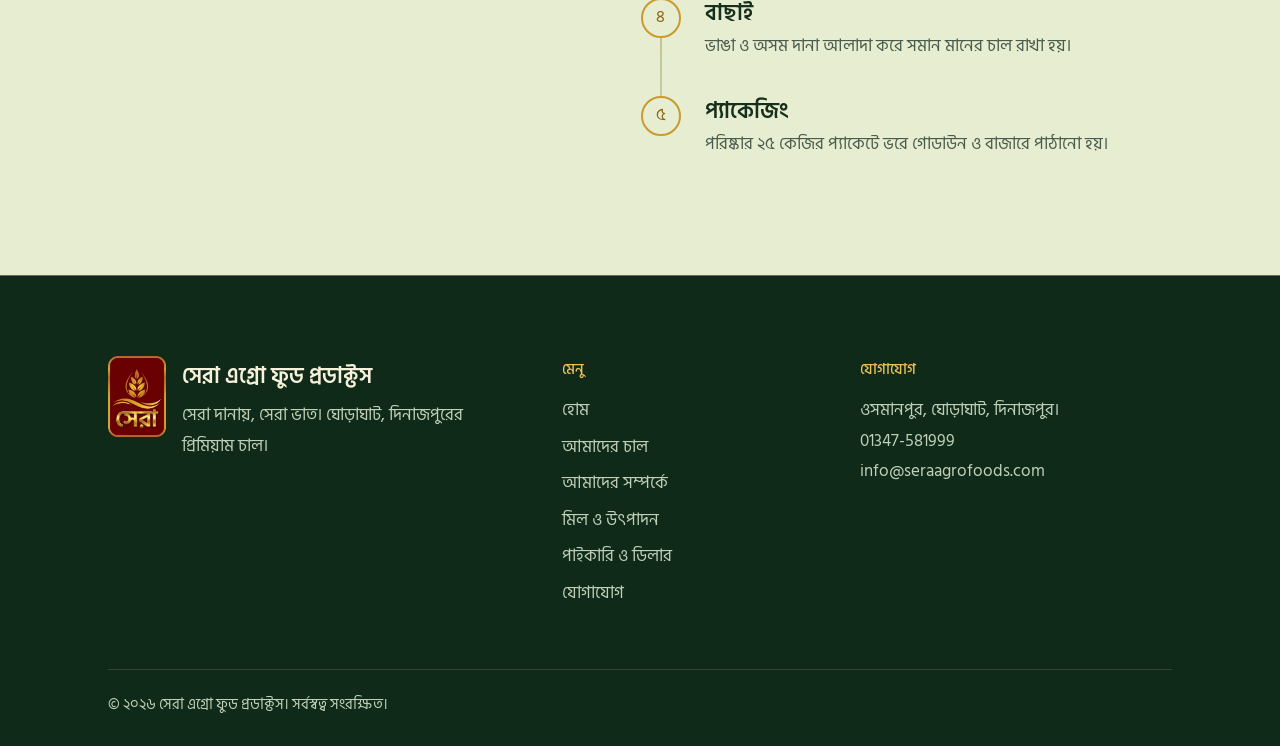
<file: mill.html>
<!DOCTYPE html>
<html lang="bn">
<head>
<meta charset="utf-8">
<meta name="viewport" content="width=device-width, initial-scale=1, viewport-fit=cover">
<title>মিল ও উৎপাদন | সেরা এগ্রো ফুড প্রডাক্টস</title>
<meta name="description" content="সেরা এগ্রো ফুড প্রডাক্টসের মিল, সাইলো, প্রক্রিয়াজাতকরণ লাইন ও গোডাউনের ছবি এবং ধান থেকে চাল হওয়ার ধাপ।">
<meta name="theme-color" content="#0F2A19">
<meta name="site-version" content="flat-v2">
<meta property="og:type" content="website">
<meta property="og:title" content="মিল ও উৎপাদন | সেরা এগ্রো ফুড প্রডাক্টস">
<meta property="og:description" content="সেরা এগ্রো ফুড প্রডাক্টসের মিল, সাইলো, প্রক্রিয়াজাতকরণ লাইন ও গোডাউনের ছবি এবং ধান থেকে চাল হওয়ার ধাপ।">
<meta property="og:locale" content="bn_BD">
<link rel="icon" type="image/webp" href="logo.webp">
<link rel="preconnect" href="https://fonts.googleapis.com">
<link rel="preconnect" href="https://fonts.gstatic.com" crossorigin>
<link href="https://fonts.googleapis.com/css2?family=Hind+Siliguri:wght@400;500;600;700&display=swap" rel="stylesheet">
<link rel="stylesheet" href="style.css">
</head>
<body>

<svg width="0" height="0" style="position:absolute" aria-hidden="true" focusable="false">
  <defs>
    <linearGradient id="grainGrad" x1="0" y1="0" x2="0" y2="1">
      <stop offset="0" style="stop-color:var(--grain-a)"/>
      <stop offset="1" style="stop-color:var(--grain-b)"/>
    </linearGradient>
    <g id="grainShape">
      <path d="M3 20 C22 4 66 3 97 20 C66 37 22 36 3 20Z" fill="url(#grainGrad)" style="stroke:var(--grain-line)" stroke-width="1.2" stroke-linejoin="round"/>
      <path d="M12 20 H86" fill="none" style="stroke:var(--grain-line)" stroke-width=".9" stroke-linecap="round" opacity=".55"/>
    </g>
  </defs>
</svg>

<header class="site-head">
  <div class="wrap head-in">
    <a class="brand" href="index.html" aria-label="সেরা এগ্রো ফুড প্রডাক্টস, হোম">
      <img class="brand-logo" src="logo.webp" alt="" width="400" height="563">
      <span class="brand-name">সেরা এগ্রো<small>ফুড প্রডাক্টস</small></span>
    </a>
    <button class="menu-btn" id="menuBtn" type="button" aria-expanded="false" aria-controls="nav"><i aria-hidden="true"></i>মেনু</button>
    <nav class="nav" id="nav" aria-label="প্রধান মেনু">
      <ul>
        <li><a href="index.html">হোম</a></li>
        <li><a href="products.html">আমাদের চাল</a></li>
        <li><a href="about.html">আমাদের সম্পর্কে</a></li>
        <li><a href="mill.html" aria-current="page">মিল ও উৎপাদন</a></li>
        <li><a href="dealer.html">পাইকারি ও ডিলার</a></li>
        <li><a href="contact.html">যোগাযোগ</a></li>
      </ul>
      <a class="btn btn-gold btn-small" href="tel:+8801347581999">01347-581999</a>
    </nav>
  </div>
</header>

<main>

<section class="page">
  <div class="page-head">
    <div class="wrap">
      <h1>মিল ও উৎপাদন</h1>
      <p>সাইলো, আধুনিক মেশিন আর পরিচ্ছন্ন প্যাকেজিং লাইন: একনজরে আমাদের কাজের জায়গা।</p>
    </div>
  </div>
  <section class="section">
    <div class="wrap">
      <div class="gallery" style="margin-top:0">
        <figure class="ph big"><img src="production.webp" loading="lazy" decoding="async" alt="প্রক্রিয়াজাতকরণ লাইনে কাজ করছেন কর্মীরা" width="1400" height="781"><figcaption>প্রক্রিয়াজাতকরণ ও বাছাই লাইন</figcaption></figure>
        <figure class="ph sm"><img src="mill.webp" loading="lazy" decoding="async" alt="মিল প্রাঙ্গণ ও সাইলো" width="1800" height="1005"><figcaption>মিল প্রাঙ্গণ ও সাইলো</figcaption></figure>
        <figure class="ph sm"><img src="godown.webp" loading="lazy" decoding="async" alt="গোডাউন থেকে বস্তা বোঝাই ট্রাক" width="1400" height="781"><figcaption>গোডাউন থেকে সরবরাহ</figcaption></figure>
      </div>
    </div>
  </section>
  <section class="section alt">
    <div class="wrap process-grid">
      <div>
        <h2 class="h2">ধান থেকে থালা পর্যন্ত</h2>
        <p class="intro">মাঠ থেকে আপনার রান্নাঘর পর্যন্ত চাল যে পাঁচ ধাপ পার হয়:</p>
      </div>
      <ol class="steps">
        <li class="step"><span class="n" aria-hidden="true">১</span><h3>ধান সংগ্রহ</h3><p>মৌসুমে বাছাই করা ধান সংগ্রহ করা হয়।</p></li>
        <li class="step"><span class="n" aria-hidden="true">২</span><h3>শুকানো ও পরিষ্কার</h3><p>আর্দ্রতা ঠিক রেখে ধান শুকানো হয়, ময়লা আলাদা করা হয়।</p></li>
        <li class="step"><span class="n" aria-hidden="true">৩</span><h3>মিলিং</h3><p>ধানের খোসা ছাড়িয়ে চাল তৈরি করা হয়।</p></li>
        <li class="step"><span class="n" aria-hidden="true">৪</span><h3>বাছাই</h3><p>ভাঙা ও অসম দানা আলাদা করে সমান মানের চাল রাখা হয়।</p></li>
        <li class="step"><span class="n" aria-hidden="true">৫</span><h3>প্যাকেজিং</h3><p>পরিষ্কার ২৫ কেজির প্যাকেটে ভরে গোডাউন ও বাজারে পাঠানো হয়।</p></li>
      </ol>
    </div>
  </section>
</section>

</main>

<footer class="site-foot">
  <div class="wrap">
    <div class="foot-grid">
      <div class="foot-brand">
        <img src="logo.webp" loading="lazy" decoding="async" alt="" width="400" height="563">
        <p><strong>সেরা এগ্রো ফুড প্রডাক্টস</strong>সেরা দানায়, সেরা ভাত। ঘোড়াঘাট, দিনাজপুরের প্রিমিয়াম চাল।</p>
      </div>
      <div>
        <h4>মেনু</h4>
        <ul>
          <li><a href="index.html">হোম</a></li>
          <li><a href="products.html">আমাদের চাল</a></li>
          <li><a href="about.html">আমাদের সম্পর্কে</a></li>
          <li><a href="mill.html">মিল ও উৎপাদন</a></li>
          <li><a href="dealer.html">পাইকারি ও ডিলার</a></li>
          <li><a href="contact.html">যোগাযোগ</a></li>
        </ul>
      </div>
      <div>
        <h4>যোগাযোগ</h4>
        <address>
ওসমানপুর, ঘোড়াঘাট, দিনাজপুর।<br>
<a href="tel:+8801347581999">01347-581999</a>
<br>
<a href="mailto:info@seraagrofoods.com">info@seraagrofoods.com</a>
</address>
      </div>
    </div>
    <div class="foot-note">© ২০২৬ সেরা এগ্রো ফুড প্রডাক্টস। সর্বস্বত্ব সংরক্ষিত।</div>
  </div>
</footer>

<script src="main.js"></script>
</body>
</html>
</file>
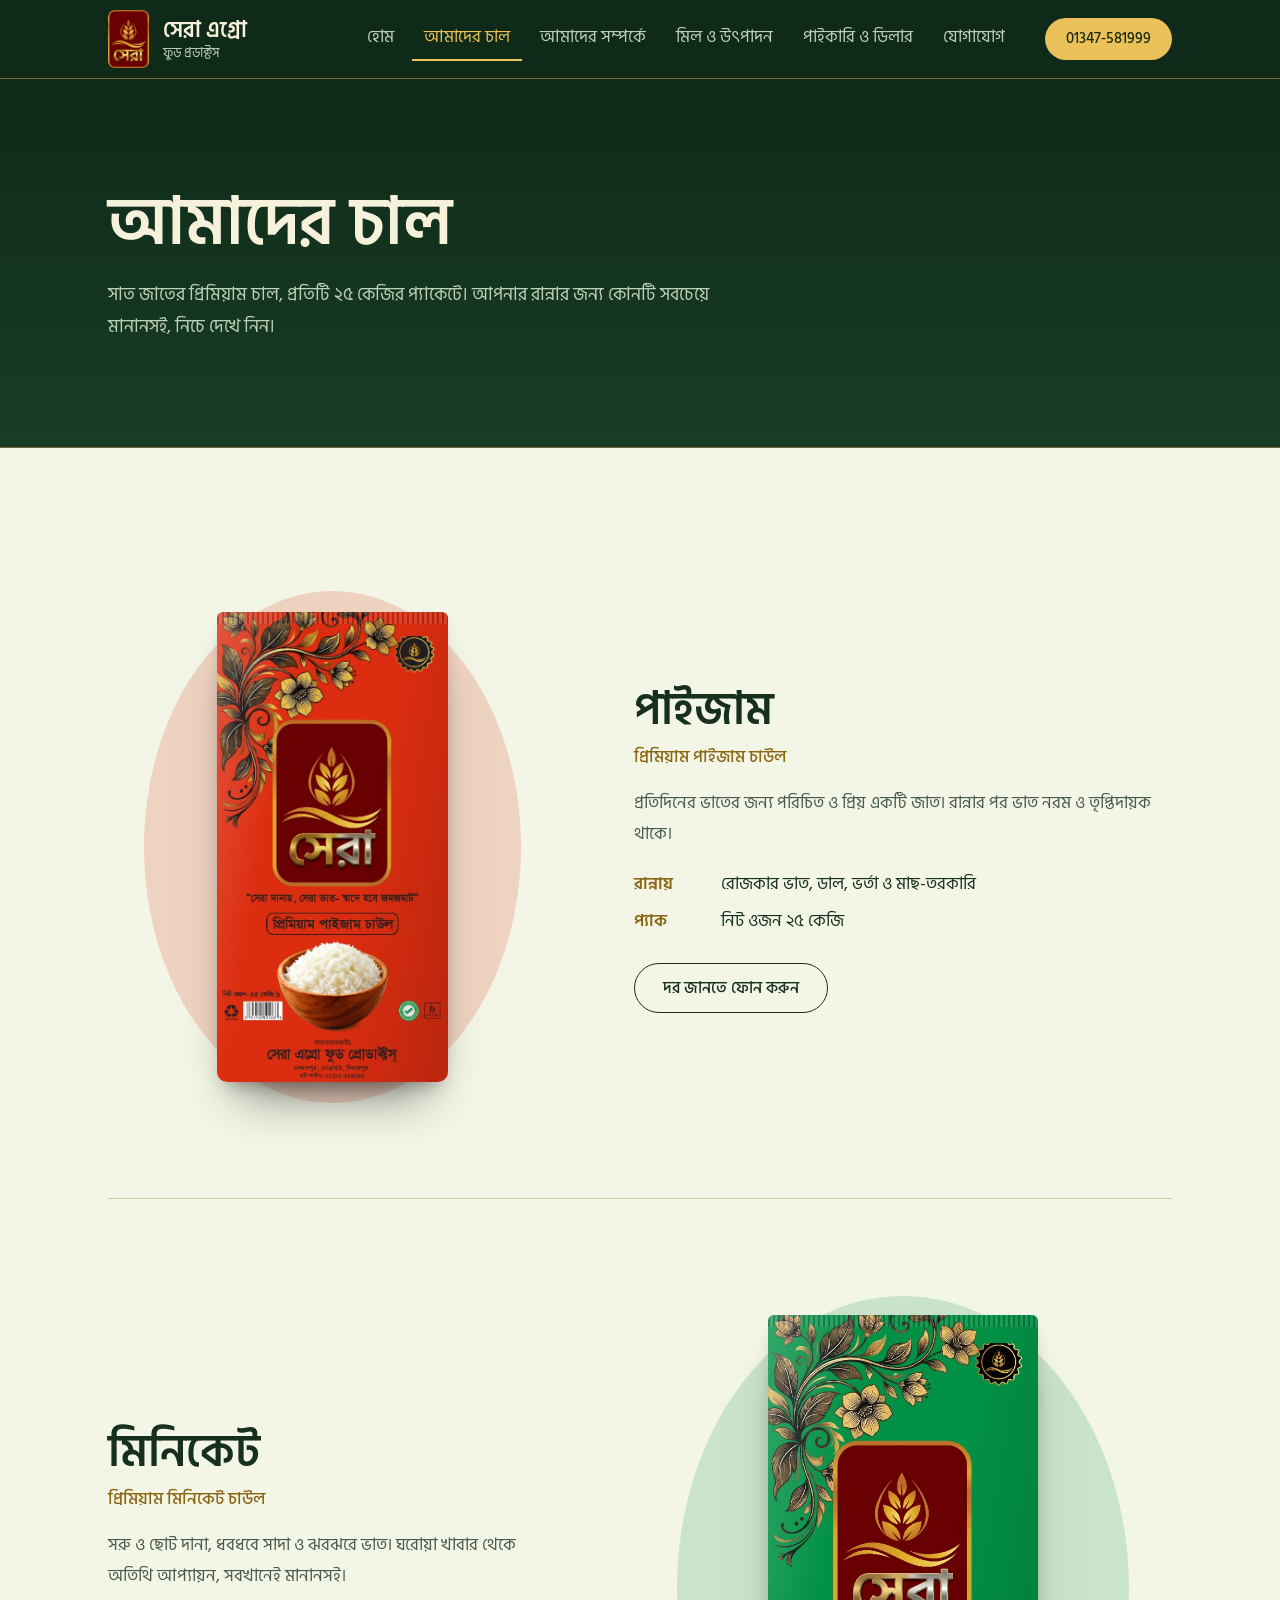
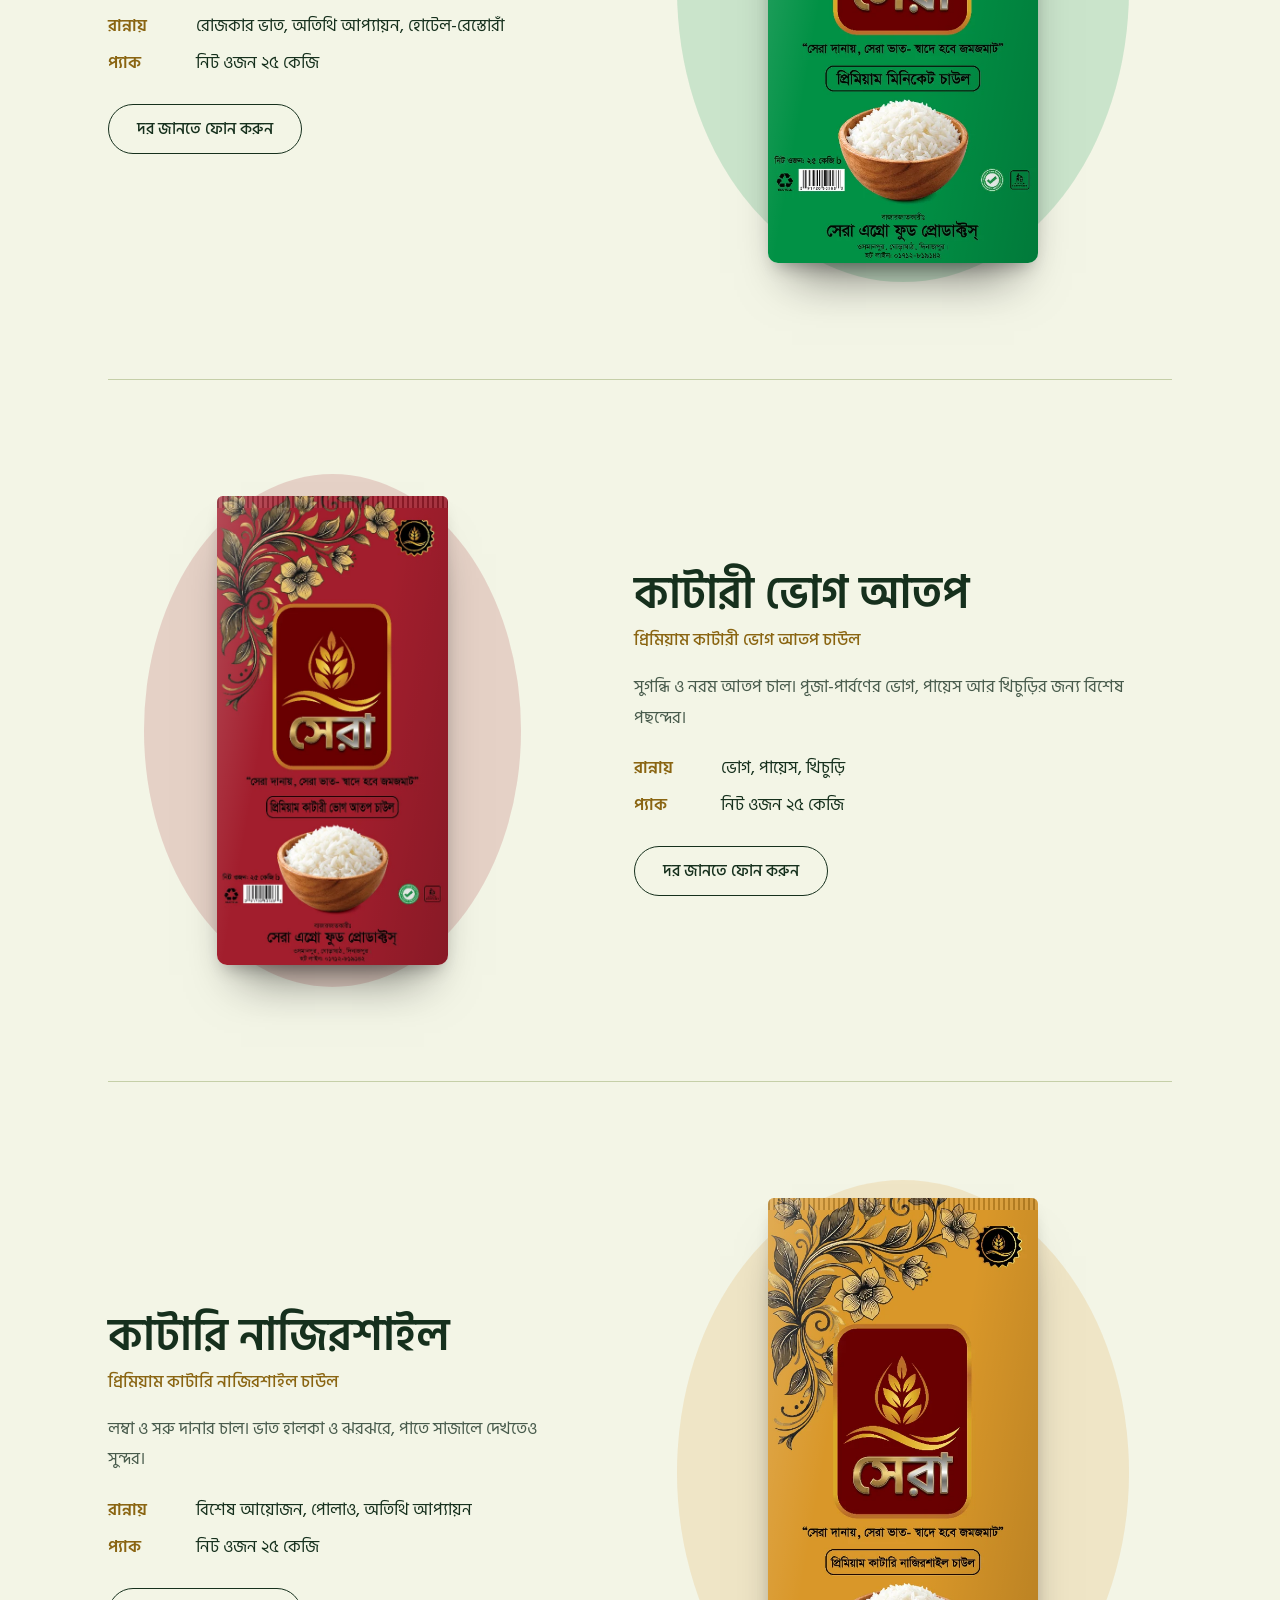
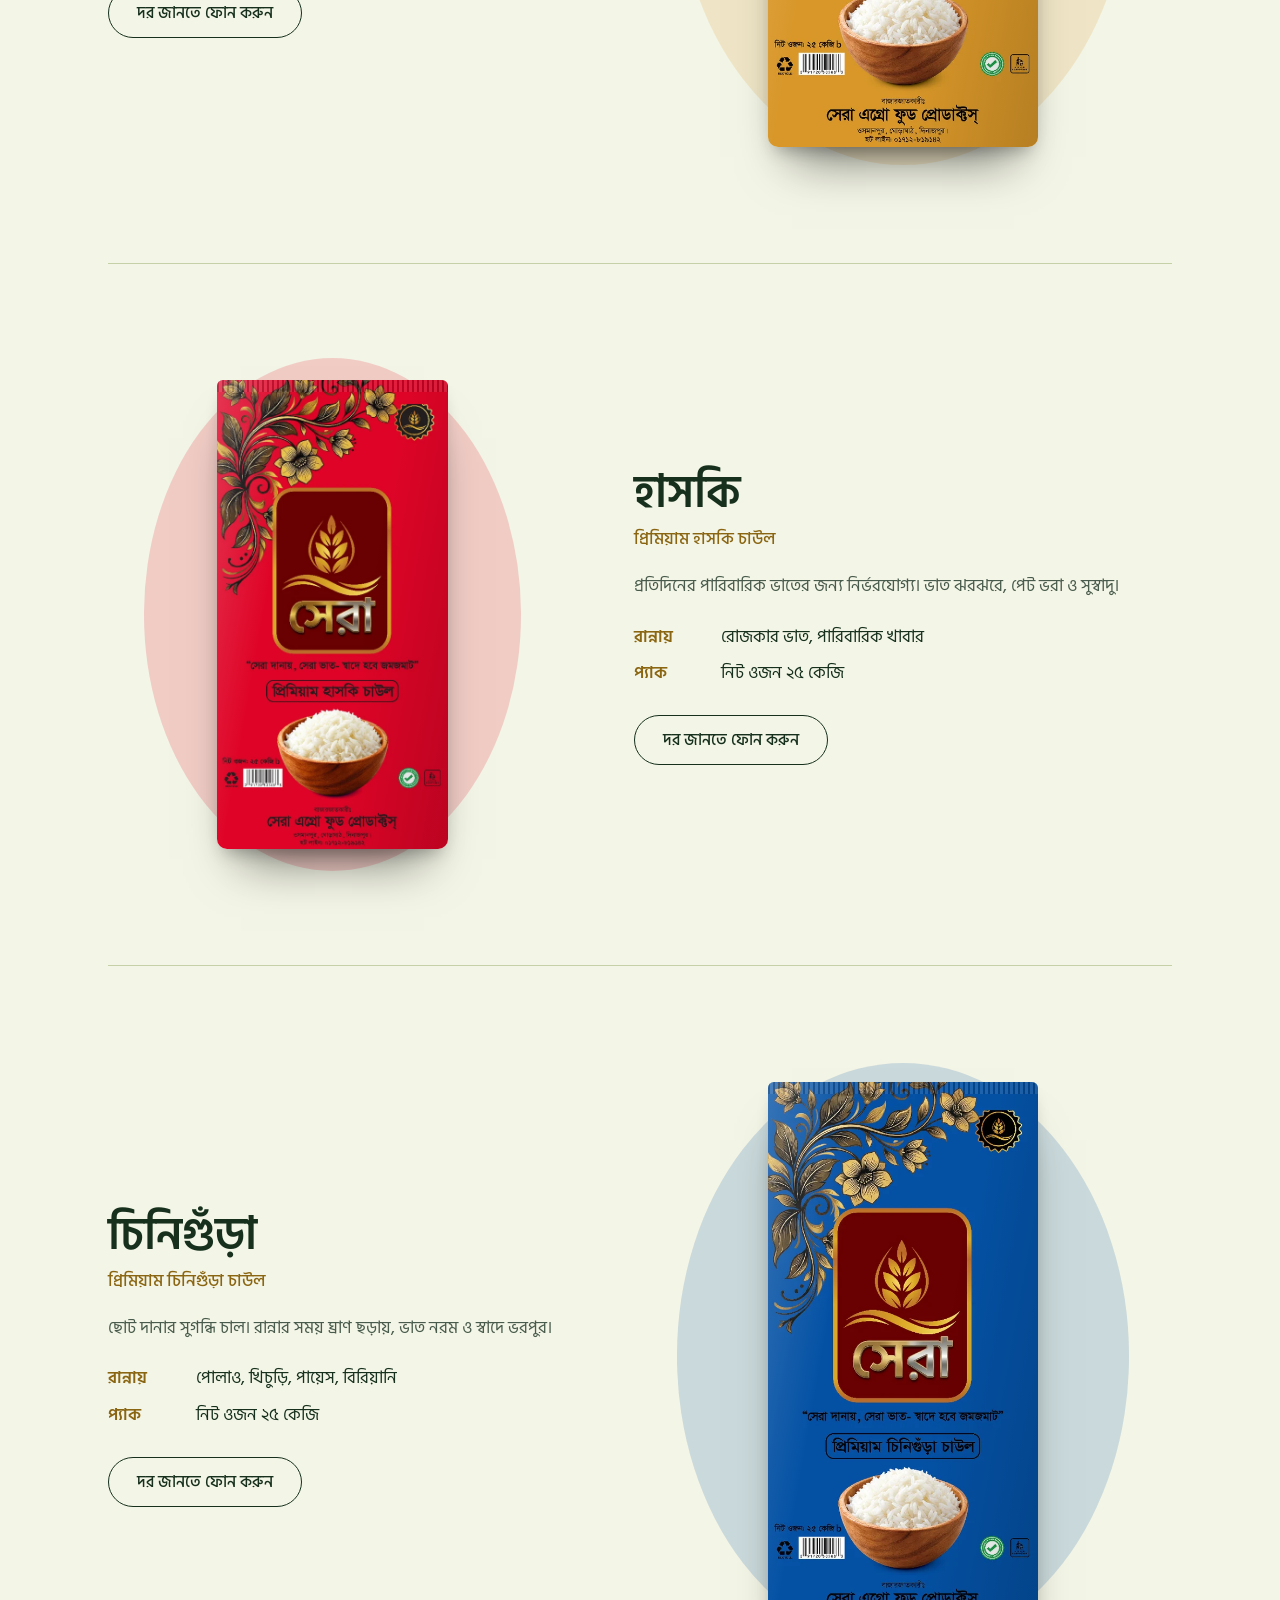
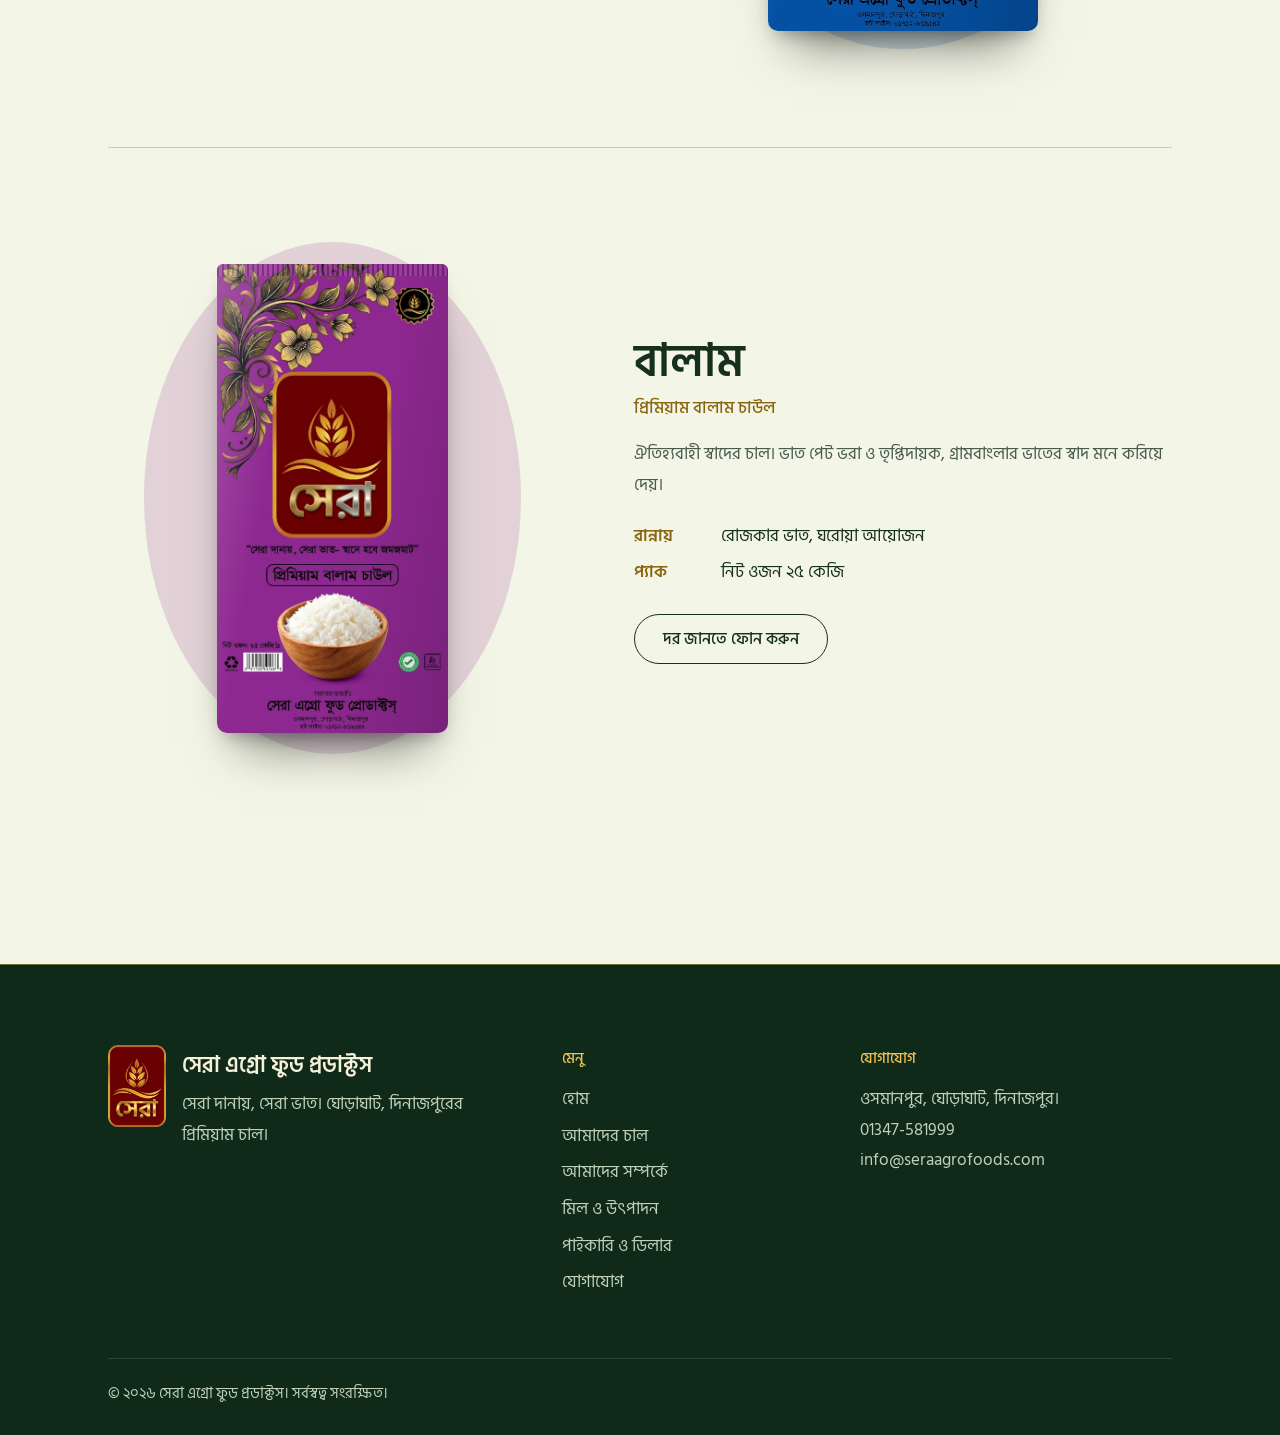
<file: products.html>
<!DOCTYPE html>
<html lang="bn">
<head>
<meta charset="utf-8">
<meta name="viewport" content="width=device-width, initial-scale=1, viewport-fit=cover">
<title>আমাদের চাল | সেরা এগ্রো ফুড প্রডাক্টস</title>
<meta name="description" content="পাইজাম, মিনিকেট, কাটারী ভোগ আতপ, কাটারি নাজিরশাইল, হাসকি, চিনিগুঁড়া ও বালাম: সেরা এগ্রো ফুড প্রডাক্টসের সাত জাতের প্রিমিয়াম চাল।">
<meta name="theme-color" content="#0F2A19">
<meta name="site-version" content="flat-v2">
<meta property="og:type" content="website">
<meta property="og:title" content="আমাদের চাল | সেরা এগ্রো ফুড প্রডাক্টস">
<meta property="og:description" content="পাইজাম, মিনিকেট, কাটারী ভোগ আতপ, কাটারি নাজিরশাইল, হাসকি, চিনিগুঁড়া ও বালাম: সেরা এগ্রো ফুড প্রডাক্টসের সাত জাতের প্রিমিয়াম চাল।">
<meta property="og:locale" content="bn_BD">
<link rel="icon" type="image/webp" href="logo.webp">
<link rel="preconnect" href="https://fonts.googleapis.com">
<link rel="preconnect" href="https://fonts.gstatic.com" crossorigin>
<link href="https://fonts.googleapis.com/css2?family=Hind+Siliguri:wght@400;500;600;700&display=swap" rel="stylesheet">
<link rel="stylesheet" href="style.css">
</head>
<body>

<svg width="0" height="0" style="position:absolute" aria-hidden="true" focusable="false">
  <defs>
    <linearGradient id="grainGrad" x1="0" y1="0" x2="0" y2="1">
      <stop offset="0" style="stop-color:var(--grain-a)"/>
      <stop offset="1" style="stop-color:var(--grain-b)"/>
    </linearGradient>
    <g id="grainShape">
      <path d="M3 20 C22 4 66 3 97 20 C66 37 22 36 3 20Z" fill="url(#grainGrad)" style="stroke:var(--grain-line)" stroke-width="1.2" stroke-linejoin="round"/>
      <path d="M12 20 H86" fill="none" style="stroke:var(--grain-line)" stroke-width=".9" stroke-linecap="round" opacity=".55"/>
    </g>
  </defs>
</svg>

<header class="site-head">
  <div class="wrap head-in">
    <a class="brand" href="index.html" aria-label="সেরা এগ্রো ফুড প্রডাক্টস, হোম">
      <img class="brand-logo" src="logo.webp" alt="" width="400" height="563">
      <span class="brand-name">সেরা এগ্রো<small>ফুড প্রডাক্টস</small></span>
    </a>
    <button class="menu-btn" id="menuBtn" type="button" aria-expanded="false" aria-controls="nav"><i aria-hidden="true"></i>মেনু</button>
    <nav class="nav" id="nav" aria-label="প্রধান মেনু">
      <ul>
        <li><a href="index.html">হোম</a></li>
        <li><a href="products.html" aria-current="page">আমাদের চাল</a></li>
        <li><a href="about.html">আমাদের সম্পর্কে</a></li>
        <li><a href="mill.html">মিল ও উৎপাদন</a></li>
        <li><a href="dealer.html">পাইকারি ও ডিলার</a></li>
        <li><a href="contact.html">যোগাযোগ</a></li>
      </ul>
      <a class="btn btn-gold btn-small" href="tel:+8801347581999">01347-581999</a>
    </nav>
  </div>
</header>

<main>

<section class="page">
  <div class="page-head">
    <div class="wrap">
      <h1>আমাদের চাল</h1>
      <p>সাত জাতের প্রিমিয়াম চাল, প্রতিটি ২৫ কেজির প্যাকেটে। আপনার রান্নার জন্য কোনটি সবচেয়ে মানানসই, নিচে দেখে নিন।</p>
    </div>
  </div>
  <section class="section" style="padding-top:clamp(28px,4vw,48px)">
    <div class="wrap entries">

      <article class="entry" style="--c:#DC2D10">
        <div class="entry-img"><span class="bag-wrap"><img class="bag" src="paijam.webp" loading="lazy" decoding="async" alt="সেরা প্রিমিয়াম পাইজাম চাউল" width="500" height="1016"></span></div>
        <div>
          <h2>পাইজাম</h2>
          <p class="sub">প্রিমিয়াম পাইজাম চাউল</p>
          <p>প্রতিদিনের ভাতের জন্য পরিচিত ও প্রিয় একটি জাত। রান্নার পর ভাত নরম ও তৃপ্তিদায়ক থাকে।</p>
          <ul class="facts"><li><b>রান্নায়</b><span>রোজকার ভাত, ডাল, ভর্তা ও মাছ-তরকারি</span></li><li><b>প্যাক</b><span>নিট ওজন ২৫ কেজি</span></li></ul>
          <a class="btn btn-ink" href="tel:+8801347581999">দর জানতে ফোন করুন</a>
        </div>
      </article>

      <article class="entry" style="--c:#009146">
        <div class="entry-img"><span class="bag-wrap"><img class="bag" src="miniket.webp" loading="lazy" decoding="async" alt="সেরা প্রিমিয়াম মিনিকেট চাউল" width="500" height="1016"></span></div>
        <div>
          <h2>মিনিকেট</h2>
          <p class="sub">প্রিমিয়াম মিনিকেট চাউল</p>
          <p>সরু ও ছোট দানা, ধবধবে সাদা ও ঝরঝরে ভাত। ঘরোয়া খাবার থেকে অতিথি আপ্যায়ন, সবখানেই মানানসই।</p>
          <ul class="facts"><li><b>রান্নায়</b><span>রোজকার ভাত, অতিথি আপ্যায়ন, হোটেল-রেস্তোরাঁ</span></li><li><b>প্যাক</b><span>নিট ওজন ২৫ কেজি</span></li></ul>
          <a class="btn btn-ink" href="tel:+88013475819999">দর জানতে ফোন করুন</a>
        </div>
      </article>

      <article class="entry" style="--c:#A21E2C">
        <div class="entry-img"><span class="bag-wrap"><img class="bag" src="katari_vog.webp" loading="lazy" decoding="async" alt="সেরা প্রিমিয়াম কাটারী ভোগ আতপ চাউল" width="500" height="1016"></span></div>
        <div>
          <h2>কাটারী ভোগ আতপ</h2>
          <p class="sub">প্রিমিয়াম কাটারী ভোগ আতপ চাউল</p>
          <p>সুগন্ধি ও নরম আতপ চাল। পূজা-পার্বণের ভোগ, পায়েস আর খিচুড়ির জন্য বিশেষ পছন্দের।</p>
          <ul class="facts"><li><b>রান্নায়</b><span>ভোগ, পায়েস, খিচুড়ি</span></li><li><b>প্যাক</b><span>নিট ওজন ২৫ কেজি</span></li></ul>
          <a class="btn btn-ink" href="tel:+8801347581999">দর জানতে ফোন করুন</a>
        </div>
      </article>

      <article class="entry" style="--c:#D99729">
        <div class="entry-img"><span class="bag-wrap"><img class="bag" src="katari_najir.webp" loading="lazy" decoding="async" alt="সেরা প্রিমিয়াম কাটারি নাজিরশাইল চাউল" width="500" height="1016"></span></div>
        <div>
          <h2>কাটারি নাজিরশাইল</h2>
          <p class="sub">প্রিমিয়াম কাটারি নাজিরশাইল চাউল</p>
          <p>লম্বা ও সরু দানার চাল। ভাত হালকা ও ঝরঝরে, পাতে সাজালে দেখতেও সুন্দর।</p>
          <ul class="facts"><li><b>রান্নায়</b><span>বিশেষ আয়োজন, পোলাও, অতিথি আপ্যায়ন</span></li><li><b>প্যাক</b><span>নিট ওজন ২৫ কেজি</span></li></ul>
          <a class="btn btn-ink" href="tel:+8801347581999">দর জানতে ফোন করুন</a>
        </div>
      </article>

      <article class="entry" style="--c:#DE0427">
        <div class="entry-img"><span class="bag-wrap"><img class="bag" src="haski.webp" loading="lazy" decoding="async" alt="সেরা প্রিমিয়াম হাসকি চাউল" width="500" height="1016"></span></div>
        <div>
          <h2>হাসকি</h2>
          <p class="sub">প্রিমিয়াম হাসকি চাউল</p>
          <p>প্রতিদিনের পারিবারিক ভাতের জন্য নির্ভরযোগ্য। ভাত ঝরঝরে, পেট ভরা ও সুস্বাদু।</p>
          <ul class="facts"><li><b>রান্নায়</b><span>রোজকার ভাত, পারিবারিক খাবার</span></li><li><b>প্যাক</b><span>নিট ওজন ২৫ কেজি</span></li></ul>
          <a class="btn btn-ink" href="tel:+8801712819142">দর জানতে ফোন করুন</a>
        </div>
      </article>

      <article class="entry" style="--c:#0551A5">
        <div class="entry-img"><span class="bag-wrap"><img class="bag" src="chinigura.webp" loading="lazy" decoding="async" alt="সেরা প্রিমিয়াম চিনিগুঁড়া চাউল" width="500" height="1016"></span></div>
        <div>
          <h2>চিনিগুঁড়া</h2>
          <p class="sub">প্রিমিয়াম চিনিগুঁড়া চাউল</p>
          <p>ছোট দানার সুগন্ধি চাল। রান্নার সময় ঘ্রাণ ছড়ায়, ভাত নরম ও স্বাদে ভরপুর।</p>
          <ul class="facts"><li><b>রান্নায়</b><span>পোলাও, খিচুড়ি, পায়েস, বিরিয়ানি</span></li><li><b>প্যাক</b><span>নিট ওজন ২৫ কেজি</span></li></ul>
          <a class="btn btn-ink" href="tel:+8801712819142">দর জানতে ফোন করুন</a>
        </div>
      </article>

      <article class="entry" style="--c:#8D2890">
        <div class="entry-img"><span class="bag-wrap"><img class="bag" src="balam.webp" loading="lazy" decoding="async" alt="সেরা প্রিমিয়াম বালাম চাউল" width="500" height="1016"></span></div>
        <div>
          <h2>বালাম</h2>
          <p class="sub">প্রিমিয়াম বালাম চাউল</p>
          <p>ঐতিহ্যবাহী স্বাদের চাল। ভাত পেট ভরা ও তৃপ্তিদায়ক, গ্রামবাংলার ভাতের স্বাদ মনে করিয়ে দেয়।</p>
          <ul class="facts"><li><b>রান্নায়</b><span>রোজকার ভাত, ঘরোয়া আয়োজন</span></li><li><b>প্যাক</b><span>নিট ওজন ২৫ কেজি</span></li></ul>
          <a class="btn btn-ink" href="tel:+8801347581999">দর জানতে ফোন করুন</a>
        </div>
      </article>

    </div>
  </section>
</section>

</main>

<footer class="site-foot">
  <div class="wrap">
    <div class="foot-grid">
      <div class="foot-brand">
        <img src="logo.webp" loading="lazy" decoding="async" alt="" width="400" height="563">
        <p><strong>সেরা এগ্রো ফুড প্রডাক্টস</strong>সেরা দানায়, সেরা ভাত। ঘোড়াঘাট, দিনাজপুরের প্রিমিয়াম চাল।</p>
      </div>
      <div>
        <h4>মেনু</h4>
        <ul>
          <li><a href="index.html">হোম</a></li>
          <li><a href="products.html">আমাদের চাল</a></li>
          <li><a href="about.html">আমাদের সম্পর্কে</a></li>
          <li><a href="mill.html">মিল ও উৎপাদন</a></li>
          <li><a href="dealer.html">পাইকারি ও ডিলার</a></li>
          <li><a href="contact.html">যোগাযোগ</a></li>
        </ul>
      </div>
      <div>
        <h4>যোগাযোগ</h4>
        <address>
ওসমানপুর, ঘোড়াঘাট, দিনাজপুর।<br>
<a href="tel:+8801347581999">01347-581999</a>
<br>
<a href="mailto:info@seraagrofoods.com">info@seraagrofoods.com</a>
</address>
      </div>
    </div>
    <div class="foot-note">© ২০২৬ সেরা এগ্রো ফুড প্রডাক্টস। সর্বস্বত্ব সংরক্ষিত।</div>
  </div>
</footer>

<script src="main.js"></script>
</body>
</html>
</file>
<file: style.css>
:root {
  --bg: #F3F5E6;
  --bg-alt: #E7EDD0;
  --ink: #16301D;
  --ink-soft: #485B4C;
  --line: #C5CFA8;
  --gold: #C9A24A;
  --gold-deep: #8A6512;
  --grain-a: #EFD27A;
  --grain-b: #C99A2E;
  --grain-line: #8F6A17;
  --deep: #0F2A19;
  --deep-2: #173D25;
  --on-deep: #F6F1DA;
  --on-deep-soft: #BFD0B8;
  --gold-on-deep: #EBC15A;
  --display: "Hind Siliguri", "Noto Sans Bengali", system-ui, sans-serif;
  --body: "Hind Siliguri", "Noto Sans Bengali", system-ui, sans-serif;
  /* ফন্ট বদলাতে চাইলে শুধু উপরের --display ও --body লাইন দুটো বদলান */
  box-sizing: border-box;
  padding-top: env(safe-area-inset-top, 0px);
  padding-bottom: env(safe-area-inset-bottom, 0px);
}
@media (prefers-color-scheme: dark) {
  :root:not([data-theme="light"]) {
    --bg: #0D1D13;
    --bg-alt: #112619;
    --ink: #EDF1DC;
    --ink-soft: #B4C4AF;
    --line: #2B4433;
    --gold-deep: #E4BC55;
    --grain-a: #F0D57F;
    --grain-b: #D6A63A;
    --grain-line: #A97D1E;
    --deep: #08150D;
    --deep-2: #0F2C1A;
  }
}
:root[data-theme="dark"] {
  --bg: #0D1D13;
  --bg-alt: #112619;
  --ink: #EDF1DC;
  --ink-soft: #B4C4AF;
  --line: #2B4433;
  --gold-deep: #E4BC55;
  --grain-a: #F0D57F;
  --grain-b: #D6A63A;
  --grain-line: #A97D1E;
  --deep: #08150D;
  --deep-2: #0F2C1A;
}

*, *::before, *::after { box-sizing: inherit; }
html {
  background: var(--deep);
  scroll-padding-top: env(safe-area-inset-top, 0px);
}
body {
  margin: 0;
  background: var(--bg);
  color: var(--ink);
  font-family: var(--body);
  font-size: 1.0625rem;
  line-height: 1.8;
  -webkit-font-smoothing: antialiased;
}
img, svg { max-width: 100%; }
img { height: auto; }
a { color: inherit; }
a:focus-visible, .btn:focus-visible, button:focus-visible {
  outline: 3px solid var(--gold-deep);
  outline-offset: 3px;
}
.site-head a:focus-visible, .site-head button:focus-visible,
.hero a:focus-visible, .page-head a:focus-visible,
.band a:focus-visible, .site-foot a:focus-visible {
  outline-color: var(--gold-on-deep);
}
.wrap {
  max-width: 1160px;
  margin-inline: auto;
  padding-inline: clamp(20px, 5vw, 48px);
}

/* Buttons */
.btn {
  display: inline-flex;
  align-items: center;
  justify-content: center;
  min-height: 50px;
  padding: 0 28px;
  border-radius: 999px;
  border: 1.5px solid transparent;
  font: 500 1rem/1 var(--body);
  text-decoration: none;
  cursor: pointer;
  transition: background-color .2s, color .2s, border-color .2s;
}
.btn-gold { background: var(--gold-on-deep); color: #1A2A10; }
.btn-gold:hover { background: #F4D480; }
.btn-line { border-color: rgba(246, 241, 218, .55); color: var(--on-deep); background: transparent; }
.btn-line:hover { background: rgba(246, 241, 218, .1); }
.btn-ink { border-color: var(--ink); color: var(--ink); background: transparent; }
.btn-ink:hover { background: var(--ink); color: var(--bg); }
.btn-small { min-height: 42px; padding: 0 20px; font-size: .95rem; }
.cta { display: flex; flex-wrap: wrap; gap: 14px; }

/* Ornament divider */
.orn { display: flex; align-items: center; justify-content: center; gap: 14px; margin: 14px auto 0; max-width: 220px; }
.orn span { flex: 1; height: 1px; background: linear-gradient(90deg, transparent, var(--gold)); }
.orn span:last-child { background: linear-gradient(270deg, transparent, var(--gold)); }
.orn svg { width: 38px; height: 15px; flex: none; }

/* Header */
.site-head {
  position: sticky;
  top: env(safe-area-inset-top, 0px);
  z-index: 50;
  background: var(--deep);
  color: var(--on-deep);
  border-bottom: 1px solid rgba(201, 162, 74, .55);
}
.head-in { display: flex; align-items: center; justify-content: space-between; gap: 16px; min-height: 78px; }
.brand { display: flex; align-items: center; gap: 14px; text-decoration: none; }
.brand-logo { width: 41px; height: 58px; display: block; }
.brand-name { font-family: var(--display); font-weight: 600; font-size: 1.4rem; line-height: 1.3; }
.brand-name small { display: block; font-weight: 400; font-family: var(--body); font-size: .8rem; color: var(--on-deep-soft); line-height: 1.3; }
.nav { display: flex; align-items: center; gap: 28px; }
.nav ul { display: flex; gap: 6px; list-style: none; margin: 0; padding: 0; }
.nav li a {
  display: block;
  padding: 8px 12px;
  text-decoration: none;
  color: var(--on-deep-soft);
  line-height: 1.5;
  border-bottom: 2px solid transparent;
  transition: color .2s, border-color .2s;
}
.nav li a:hover { color: var(--on-deep); }
.nav li a[aria-current="page"] { color: var(--gold-on-deep); border-bottom-color: var(--gold-on-deep); }
.menu-btn {
  display: none;
  align-items: center;
  gap: 10px;
  min-height: 44px;
  padding: 0 16px;
  border: 1.5px solid rgba(246, 241, 218, .45);
  border-radius: 999px;
  background: transparent;
  color: var(--on-deep);
  font: 500 .95rem/1 var(--body);
  cursor: pointer;
}
.menu-btn i { display: block; width: 16px; height: 2px; background: currentColor; box-shadow: 0 5px 0 currentColor, 0 -5px 0 currentColor; }

/* Pages */
.js .page { display: none; }
.js .page.is-active { display: block; }

/* Hero */
.hero {
  position: relative;
  display: flex;
  align-items: flex-end;
  min-height: clamp(580px, 88vh, 840px);
  overflow: hidden;
  color: var(--on-deep);
  background: var(--deep);
}
.hero-img { position: absolute; inset: 0; width: 100%; height: 100%; object-fit: cover; object-position: 50% 45%; }
.hero-shade {
  position: absolute;
  inset: 0;
  background: linear-gradient(180deg, rgba(8, 26, 15, .28) 0%, rgba(8, 26, 15, .08) 30%, rgba(8, 26, 15, .82) 74%, var(--deep) 100%);
}
.hero-copy { position: relative; width: 100%; padding-block: clamp(48px, 8vw, 96px); }
.hero h1 {
  margin: 0 0 18px;
  font-family: var(--display);
  font-weight: 600;
  font-size: clamp(2.9rem, 8vw, 5.8rem);
  line-height: 1.3;
  text-shadow: 0 2px 30px rgba(0, 0, 0, .35);
}
.hero .lead { margin: 0 0 32px; max-width: 34rem; font-size: clamp(1.08rem, 2vw, 1.28rem); color: #E4EBD8; }
.hero-rule { height: 1px; background: linear-gradient(90deg, var(--gold), transparent 70%); border: 0; margin: 0; }

/* Sections */
.section { padding-block: clamp(64px, 9vw, 116px); }
.h2 {
  margin: 0 0 14px;
  font-family: var(--display);
  font-weight: 600;
  font-size: clamp(2rem, 4.6vw, 3.1rem);
  line-height: 1.3;
}
.intro { margin: 0; max-width: 38rem; color: var(--ink-soft); }
.center { text-align: center; }
.center .intro { margin-inline: auto; }

/* Bag (sack) image */
.bag-wrap { position: relative; display: block; border-radius: 6px 6px 10px 10px; box-shadow: 0 34px 48px -24px rgba(0, 0, 0, .55), 0 10px 18px -8px rgba(0, 0, 0, .3); }
.bag { display: block; width: 100%; height: auto; border-radius: inherit; }
.bag-wrap::before {
  content: "";
  position: absolute;
  z-index: 1;
  left: 0; right: 0; top: 0;
  height: 12px;
  border-radius: 6px 6px 0 0;
  background: repeating-linear-gradient(90deg, rgba(0, 0, 0, .16) 0 2px, rgba(255, 255, 255, .1) 2px 5px);
}
.bag-wrap::after {
  content: "";
  position: absolute;
  inset: 0;
  border-radius: inherit;
  background: linear-gradient(100deg, rgba(255, 255, 255, .2) 0%, rgba(255, 255, 255, 0) 28%, rgba(0, 0, 0, 0) 60%, rgba(0, 0, 0, .16) 100%);
  pointer-events: none;
}

/* Home lineup */
.lineup { display: flex; gap: clamp(14px, 2vw, 24px); margin: 56px -20px 0; padding: 16px 20px 44px; overflow-x: auto; scroll-snap-type: x proximity; }
.sack { flex: 1 0 128px; scroll-snap-align: start; text-decoration: none; text-align: center; transition: transform .3s; }
.sack:nth-child(even) { margin-top: 26px; }
.sack:hover { transform: translateY(-8px); }
.sack span.cap { display: block; margin-top: 18px; font-family: var(--display); font-weight: 500; font-size: 1.05rem; line-height: 1.5; }
.lineup-cta { display: flex; justify-content: center; }

/* Split feature */
.split { display: grid; grid-template-columns: minmax(0, 6fr) minmax(0, 5fr); gap: clamp(36px, 7vw, 100px); align-items: center; }
.frame { position: relative; }
.frame::before {
  content: "";
  position: absolute;
  inset: 18px -18px -18px 18px;
  border: 1.5px solid var(--gold);
  border-radius: 4px;
}
.frame img { position: relative; display: block; width: 100%; border-radius: 4px; }
.split .h2 { margin-bottom: 18px; }
.split p { margin: 0 0 24px; color: var(--ink-soft); }

/* Why list */
.alt { background: var(--bg-alt); }
.why { display: grid; grid-template-columns: repeat(2, minmax(0, 1fr)); gap: 0 clamp(32px, 7vw, 96px); margin-top: 48px; }
.why-item { padding: 28px 0; border-top: 1px solid var(--line); }
.why-item h3 { margin: 0 0 6px; font-family: var(--display); font-weight: 600; font-size: 1.45rem; line-height: 1.4; }
.why-item p { margin: 0; color: var(--ink-soft); }

/* Dark band */
.band { background: var(--deep); color: var(--on-deep); text-align: center; }
.band .h2 { margin-bottom: 12px; }
.band .intro { color: var(--on-deep-soft); margin-inline: auto; }
.band .cta { justify-content: center; margin-top: 30px; }

/* Inner page heads */
.page-head {
  background: linear-gradient(180deg, var(--deep) 0%, var(--deep-2) 100%);
  color: var(--on-deep);
  padding-block: clamp(56px, 9vw, 104px);
  border-bottom: 1px solid rgba(201, 162, 74, .55);
}
.page-head h1 { margin: 0 0 14px; font-family: var(--display); font-weight: 600; font-size: clamp(2.5rem, 6vw, 4.1rem); line-height: 1.25; }
.page-head p { margin: 0; max-width: 40rem; color: var(--on-deep-soft); font-size: 1.12rem; }

/* Products page */
.entries { display: block; }
.entry {
  display: grid;
  grid-template-columns: minmax(0, 5fr) minmax(0, 6fr);
  gap: clamp(28px, 6vw, 88px);
  align-items: center;
  padding-block: clamp(40px, 6vw, 72px);
  border-top: 1px solid var(--line);
}
.entry:first-child { border-top: 0; }
.entry-img { position: relative; display: grid; place-items: center; padding: clamp(20px, 4vw, 44px); }
.entry-img::before { content: ""; position: absolute; inset: 4% 8%; border-radius: 50%; background: var(--c); opacity: .17; }
.entry .bag-wrap { position: relative; width: min(270px, 64%); }
.entry:nth-child(even) .entry-img { order: 2; }
.entry h2 { margin: 0; font-family: var(--display); font-weight: 600; font-size: clamp(1.95rem, 3.8vw, 2.8rem); line-height: 1.3; }
.entry .sub { margin: 2px 0 16px; color: var(--gold-deep); font-weight: 500; }
.entry p { margin: 0; color: var(--ink-soft); max-width: 34rem; }
.facts { display: grid; gap: 6px; margin: 20px 0 26px; padding: 0; list-style: none; }
.facts li { display: flex; gap: 14px; }
.facts b { flex: none; min-width: 4.6rem; font-weight: 600; color: var(--gold-deep); }

/* About / mill */
.prose { max-width: 40rem; }
.prose p { margin: 0 0 20px; color: var(--ink-soft); }
.values { display: grid; gap: 0; margin: 36px 0 0; padding: 0; list-style: none; }
.values li { padding: 20px 0 20px 26px; border-top: 1px solid var(--line); position: relative; }
.values li::before { content: ""; position: absolute; left: 0; top: 34px; width: 10px; height: 10px; background: var(--gold); transform: rotate(45deg); }
.values b { display: block; font-family: var(--display); font-weight: 600; font-size: 1.3rem; line-height: 1.5; }
.values span { color: var(--ink-soft); }

.gallery { display: grid; grid-template-columns: minmax(0, 1.5fr) minmax(0, 1fr); grid-template-rows: auto auto; gap: 20px; margin-top: 48px; }
.ph { position: relative; margin: 0; overflow: hidden; border-radius: 4px; background: var(--deep-2); }
.ph img { position: absolute; inset: 0; display: block; width: 100%; height: 100%; object-fit: cover; }
.ph.big { grid-row: span 2; min-height: 420px; }
.ph.sm { aspect-ratio: 16 / 10; }
.ph figcaption {
  position: absolute; left: 0; right: 0; bottom: 0;
  padding: 44px 20px 16px;
  background: linear-gradient(transparent, rgba(6, 20, 11, .88));
  color: #F6F1DA;
  font-size: .98rem;
  line-height: 1.5;
}
.process-grid { display: grid; grid-template-columns: minmax(0, 5fr) minmax(0, 6fr); gap: clamp(36px, 7vw, 100px); align-items: start; }
.steps { position: relative; list-style: none; margin: 0; padding: 0; }
.steps::before { content: ""; position: absolute; left: 19px; top: 12px; bottom: 40px; width: 2px; background: linear-gradient(var(--grain-b), var(--line)); }
.step { position: relative; padding: 0 0 34px 64px; }
.step:last-child { padding-bottom: 0; }
.step .n {
  position: absolute; left: 0; top: 0;
  display: grid; place-items: center;
  width: 40px; height: 40px;
  border-radius: 50%;
  background: var(--bg-alt);
  border: 2px solid var(--grain-b);
  font-family: var(--display);
  color: var(--gold-deep);
  line-height: 1;
}
.step h3 { margin: 0 0 2px; font-family: var(--display); font-weight: 600; font-size: 1.4rem; line-height: 1.4; }
.step p { margin: 0; color: var(--ink-soft); }

/* Contact */
.contact-grid { display: grid; grid-template-columns: minmax(0, 6fr) minmax(0, 4fr); gap: clamp(36px, 7vw, 100px); align-items: start; }
.details { display: grid; gap: 0; margin: 0; }
.details > div { padding: 24px 0; border-top: 1px solid var(--line); }
.details > div:last-child { border-bottom: 1px solid var(--line); }
.details dt { font-size: .95rem; color: var(--gold-deep); font-weight: 500; }
.details dd { margin: 2px 0 0; font-family: var(--display); font-weight: 500; font-size: clamp(1.4rem, 3vw, 1.9rem); line-height: 1.5; }
.details a { text-decoration: none; }
.details a:hover { text-decoration: underline; text-underline-offset: 5px; }
.logo-card { display: grid; place-items: center; padding: clamp(28px, 5vw, 48px); background: var(--deep); border-radius: 6px; text-align: center; color: var(--on-deep); }
.logo-card img { width: min(210px, 70%); display: block; margin-bottom: 22px; }
.logo-card p { margin: 0; font-family: var(--display); font-weight: 500; font-size: 1.3rem; line-height: 1.6; color: var(--gold-on-deep); }
.contact-cta { margin-top: 32px; }

/* Footer */
.site-foot { background: var(--deep); color: var(--on-deep); border-top: 1px solid rgba(201, 162, 74, .55); padding-block: clamp(48px, 7vw, 80px) 28px; }
.foot-grid { display: grid; grid-template-columns: minmax(0, 5fr) minmax(0, 3fr) minmax(0, 4fr); gap: clamp(28px, 5vw, 72px); }
.foot-brand { display: flex; align-items: flex-start; gap: 16px; }
.foot-brand img { width: 58px; height: auto; flex: none; }
.foot-brand p { margin: 0; color: var(--on-deep-soft); max-width: 22rem; }
.foot-brand strong { display: block; font-family: var(--display); font-weight: 600; font-size: 1.4rem; color: var(--on-deep); margin-bottom: 4px; }
.site-foot h4 { margin: 0 0 12px; font-size: .95rem; font-weight: 500; color: var(--gold-on-deep); }
.site-foot ul { list-style: none; margin: 0; padding: 0; display: grid; gap: 6px; }
.site-foot li a, .site-foot address a { text-decoration: none; color: var(--on-deep-soft); }
.site-foot li a:hover, .site-foot address a:hover { color: var(--on-deep); }
.site-foot address { font-style: normal; color: var(--on-deep-soft); }
.foot-note { margin-top: clamp(36px, 6vw, 60px); padding-top: 22px; border-top: 1px solid rgba(246, 241, 218, .14); font-size: .92rem; color: var(--on-deep-soft); }

@media (max-width: 1020px) {
  .menu-btn { display: inline-flex; }
  .nav {
    display: none;
    position: absolute;
    left: 0; right: 0; top: 100%;
    flex-direction: column;
    align-items: stretch;
    gap: 18px;
    padding: 12px clamp(20px, 5vw, 48px) 26px;
    background: var(--deep);
    border-bottom: 1px solid rgba(201, 162, 74, .55);
  }
  .nav.open { display: flex; }
  .nav ul { flex-direction: column; gap: 0; }
  .nav li a { padding: 14px 0; border-bottom: 1px solid rgba(246, 241, 218, .1); }
  .nav li a[aria-current="page"] { border-bottom-color: rgba(246, 241, 218, .1); }
  .nav .btn { width: 100%; }
}
@media (max-width: 900px) {
  .split, .process-grid, .contact-grid, .entry, .foot-grid { grid-template-columns: 1fr; }
  .entry:nth-child(even) .entry-img { order: 0; }
  .why { grid-template-columns: 1fr; }
  .gallery { grid-template-columns: 1fr; }
  .ph.big { grid-row: auto; min-height: 0; aspect-ratio: 16 / 10; }
  .frame::before { inset: 14px -12px -14px 12px; }
  .entry .bag-wrap { width: min(230px, 64%); }
}
@media (prefers-reduced-motion: reduce) {
  * { transition: none !important; }
  .sack:hover { transform: none; }
}
</file>
